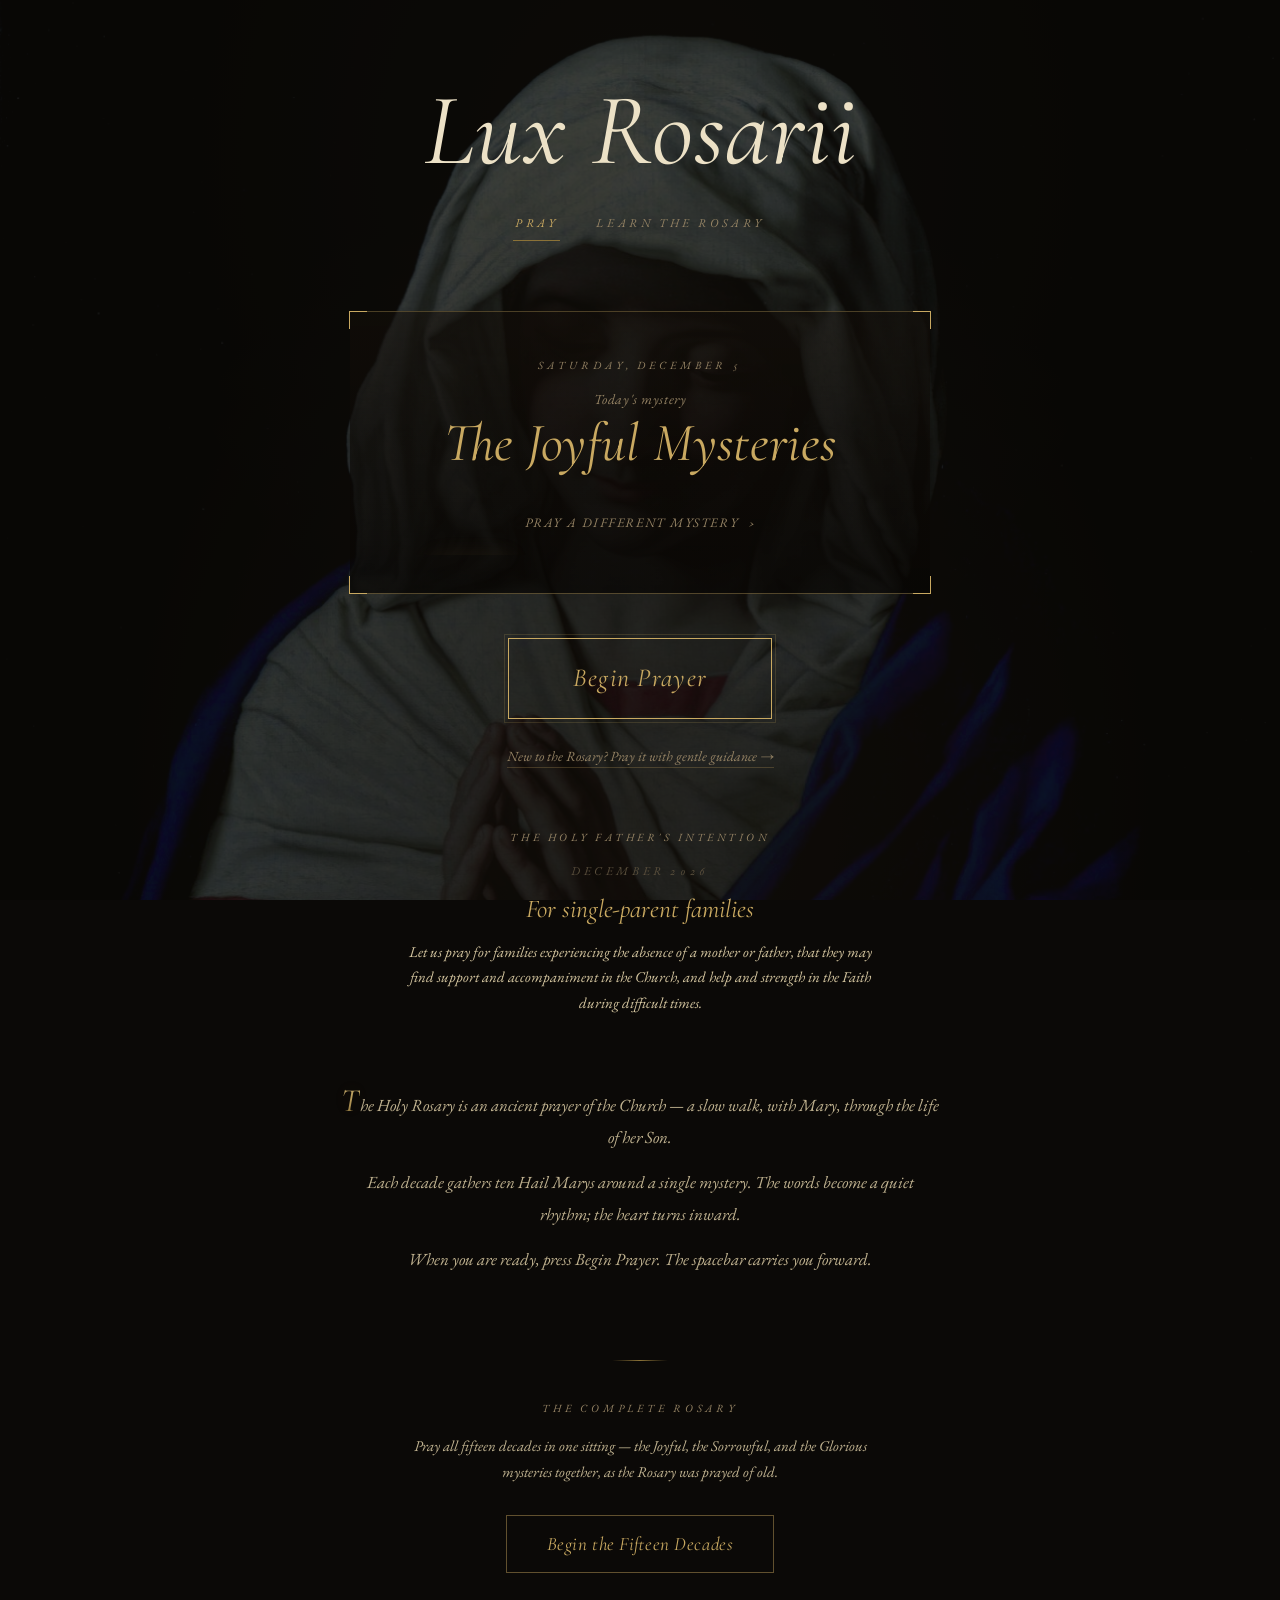
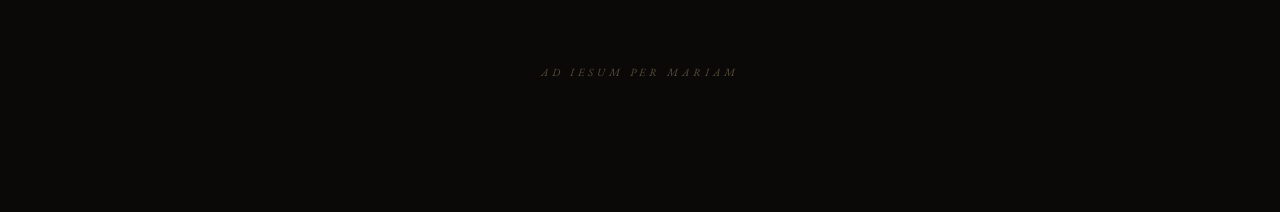
<file: index.html>
<!DOCTYPE html>
<html lang="en">
<head>
  <meta charset="UTF-8" />
  <meta name="viewport" content="width=device-width, initial-scale=1.0" />
  <title>Lux Rosarii — Light of the Rosary</title>
  <meta name="description" content="A reverent, distraction-free guide for leading the Holy Rosary in groups, on video calls, or alone." />

  <link rel="preconnect" href="https://fonts.googleapis.com">
  <link rel="preconnect" href="https://fonts.gstatic.com" crossorigin>
  <link href="https://fonts.googleapis.com/css2?family=Cormorant+Garamond:ital,wght@0,400;0,500;1,400;1,500&family=EB+Garamond:ital,wght@0,400;0,500;1,400;1,500&display=swap" rel="stylesheet">

  <script>
    /* qutebrowser / QtWebEngine does not scale page content to a screen's
       HiDPI setting (a long-standing Qt limitation), so on dense displays
       everything renders small. Detect THAT engine only and compensate;
       every other browser falls straight through, untouched. Tune or force
       it anytime with ?zoom=1.5 (persists), or localStorage "lr.zoom". */
    (function () {
      try {
        var d = document.documentElement;
        var isQWE = /QtWebEngine/i.test(navigator.userAgent || "");
        if (isQWE) d.className += (d.className ? " " : "") + "is-qtwebengine";

        var override = null;
        var m = location.search.match(/[?&]zoom=([0-9](?:\.[0-9]+)?)/);
        if (m) { override = parseFloat(m[1]); try { localStorage.setItem("lr.zoom", m[1]); } catch (e) {} }
        if (override == null) {
          try { var ls = localStorage.getItem("lr.zoom"); if (ls != null) override = parseFloat(ls); } catch (e) {}
        }

        var scale = 1;
        if (override != null && !isNaN(override)) {
          scale = Math.min(2.5, Math.max(1, override));
        } else if (isQWE && (window.devicePixelRatio || 1) <= 1.01) {
          var sw = (window.screen && screen.width) || 0;
          if (sw >= 2560) scale = Math.min(2, Math.max(1.25, Math.round((sw / 1440) * 20) / 20));
        }
        window.__lrScale = scale;

        /* The home page is a normal scrollable document — safe to zoom the
           whole page. The prayer page is sized through its own tested
           text/painting-scale system instead (see app.js). */
        var onPrayer = /prayer\.html$/i.test(location.pathname);
        if (!onPrayer && scale > 1) d.style.zoom = scale;
      } catch (e) { /* never let this break the page */ }
    })();
  </script>

  <link rel="preload" as="image" href="assets/mary-background.jpg" />
  <link rel="stylesheet" href="styles.css?v=39" />
</head>
<body>

  <div class="home-bg" aria-hidden="true"></div>

  <main class="home-wrap">

    <header class="home-mast">
      <h1 class="site-title">Lux Rosarii</h1>
      <nav class="site-nav" aria-label="Site">
        <a href="index.html" class="is-current" aria-current="page">Pray</a>
        <a href="guide.html">Learn the Rosary</a>
      </nav>
    </header>

    <!-- Today's mystery — the hero card -->
    <section class="today-card" aria-live="polite">
      <span class="corner-bl" aria-hidden="true"></span>
      <span class="corner-br" aria-hidden="true"></span>

      <p class="today-date" id="today-date">Today</p>
      <p class="today-label">Today's mystery</p>
      <!-- Filled by JS with the correct mystery for today's day of the week.
           Left blank so it never shows a misleading fixed mystery. -->
      <h2 class="today-mystery" id="today-mystery-name"></h2>

      <button type="button" class="mystery-toggle" id="mystery-toggle"
              aria-expanded="false" aria-controls="mystery-options">
        Pray a different mystery <span class="arr">›</span>
      </button>

      <div class="mystery-options" id="mystery-options" role="group" aria-label="Choose a mystery">
        <div class="mystery-options-inner">
          <button type="button" class="mystery-option" data-mystery="joyful">Joyful</button>
          <button type="button" class="mystery-option" data-mystery="sorrowful">Sorrowful</button>
          <button type="button" class="mystery-option" data-mystery="glorious">Glorious</button>
          <button type="button" class="mystery-option" data-mystery="luminous">Luminous</button>
        </div>
      </div>
    </section>

    <a href="prayer.html" class="begin-btn" id="begin-btn">Begin Prayer</a>

    <p class="guided-invite">
      <a href="prayer.html?guided=1" id="guided-link">New to the Rosary?
        Pray it with gentle guidance&nbsp;→</a>
    </p>

    <!-- Pope's intention for the current month — sourced from data/pope-intentions.json.
         Hidden until JS confirms an entry matches today's year + month. -->
    <section class="pope-intention" id="pope-intention" hidden>
      <p class="pope-intention-heading">The Holy Father's Intention</p>
      <p class="pope-intention-month" id="pope-intention-month"></p>
      <p class="pope-intention-title" id="pope-intention-title"></p>
      <p class="pope-intention-text" id="pope-intention-text"></p>
    </section>

    <section class="invitation">
      <p><span class="versal">T</span>he Holy Rosary is an ancient prayer of the Church — a slow walk, with Mary, through the life of her Son.</p>
      <p>Each decade gathers ten Hail Marys around a single mystery. The words become a quiet rhythm; the heart turns inward.</p>
      <p>When you are ready, press <em>Begin Prayer</em>. The spacebar carries you forward.</p>
    </section>

    <!-- The traditional fifteen-decade Rosary — a distinct, quieter path
         offered at the foot of the page, apart from today's mystery. -->
    <section class="full-rosary">
      <span class="rule rule-tight" aria-hidden="true"></span>
      <p class="full-rosary-eyebrow">The Complete Rosary</p>
      <p class="full-rosary-text">
        Pray all fifteen decades in one sitting — the Joyful, the Sorrowful,
        and the Glorious mysteries together, as the Rosary was prayed of old.
      </p>
      <a href="prayer.html?rosary=full" class="full-rosary-btn">Begin the Fifteen Decades</a>
    </section>

    <p class="home-footer">Ad Iesum per Mariam</p>

  </main>

  <script>
    /* Diagnostic — only with ?diag=1. Shows exactly what this browser
       reports, so the qutebrowser scaling can be solved with real numbers
       instead of guesswork. Invisible to everyone else. */
    (function () {
      if (!/[?&]diag=1/.test(location.search)) return;
      try {
        var z = document.documentElement.style.zoom || "(unset)";
        var probe = document.createElement("div");
        probe.style.cssText = "position:fixed;top:0;left:0;width:100px;height:100px";
        document.body.appendChild(probe);
        var measured = probe.getBoundingClientRect().width;
        probe.remove();
        var rows = [
          ["userAgent", navigator.userAgent],
          ["matches /QtWebEngine/", /QtWebEngine/i.test(navigator.userAgent || "")],
          ["window.devicePixelRatio", window.devicePixelRatio],
          ["screen.width x height", screen.width + " x " + screen.height],
          ["window.innerWidth x innerHeight", window.innerWidth + " x " + window.innerHeight],
          ["window.__lrScale (applied)", window.__lrScale],
          ["documentElement.style.zoom", z],
          ["CSS zoom honored?", measured === 100 ? "no (100px stayed 100)" : "yes (100px measured " + measured + ")"],
          ["localStorage usable?", (function(){ try{ localStorage.setItem("__t","1"); localStorage.removeItem("__t"); return "yes"; }catch(e){ return "NO — blocked"; } })()]
        ];
        var box = document.createElement("pre");
        box.style.cssText = "position:fixed;inset:auto 16px 16px 16px;z-index:99999;margin:0;padding:16px;background:#0b0907;color:#ece1c6;border:1px solid #c9a961;font:13px/1.6 monospace;white-space:pre-wrap;max-height:60vh;overflow:auto";
        box.textContent = "LUX ROSARII — qutebrowser diagnostic\n\n" +
          rows.map(function (r) { return r[0] + ":\n  " + r[1]; }).join("\n\n") +
          "\n\nTell Claude these values. (Remove ?diag=1 to hide.)";
        document.body.appendChild(box);
      } catch (e) {}
    })();
  </script>

  <script src="app.js?v=40"></script>
  <script>
    // ---- Home page wiring ---------------------------------------------------
    (function initHome() {
      const today = LuxRosarii.getMysteryForDate(new Date());
      let selected = today;

      const NAMES = {
        joyful:    "The Joyful Mysteries",
        sorrowful: "The Sorrowful Mysteries",
        glorious:  "The Glorious Mysteries",
        luminous:  "The Luminous Mysteries"
      };

      const dateEl    = document.getElementById("today-date");
      const nameEl    = document.getElementById("today-mystery-name");
      const toggleEl  = document.getElementById("mystery-toggle");
      const optionsEl = document.getElementById("mystery-options");
      const beginEl   = document.getElementById("begin-btn");
      const optionBtns = optionsEl.querySelectorAll(".mystery-option");

      // Render today's date in the small caps line at the top of the card.
      try {
        const d = new Date();
        dateEl.textContent = d.toLocaleDateString("en-US", {
          weekday: "long", month: "long", day: "numeric"
        });
      } catch (e) {
        // Fall back to "Today" if the locale isn't supported.
      }

      function syncSelection() {
        nameEl.textContent  = NAMES[selected];
        beginEl.setAttribute("href", "prayer.html?mystery=" + encodeURIComponent(selected));
        const guidedEl = document.getElementById("guided-link");
        if (guidedEl) {
          guidedEl.setAttribute("href",
            "prayer.html?mystery=" + encodeURIComponent(selected) + "&guided=1");
        }
        optionBtns.forEach(b => {
          b.classList.toggle("is-active", b.dataset.mystery === selected);
        });
      }

      toggleEl.addEventListener("click", () => {
        const open = optionsEl.classList.toggle("is-open");
        toggleEl.setAttribute("aria-expanded", String(open));
      });

      optionBtns.forEach(btn => {
        btn.addEventListener("click", () => {
          selected = btn.dataset.mystery;
          syncSelection();
        });
      });

      syncSelection();
    })();

    // ---- Pope's intention for the current month ---------------------------
    (async function showPopeIntention() {
      const section = document.getElementById("pope-intention");
      if (!section) return;
      try {
        const res = await fetch("data/pope-intentions.json");
        if (!res.ok) return;
        const all = await res.json();
        const now = new Date();
        const yyyy = now.getFullYear();
        const mm = String(now.getMonth() + 1).padStart(2, "0");
        const entry = all[yyyy + "-" + mm];
        if (!entry) return;

        const monthName = now.toLocaleString("en-US", { month: "long" });
        document.getElementById("pope-intention-month").textContent =
          monthName + " " + yyyy;
        document.getElementById("pope-intention-title").textContent = entry.title;
        document.getElementById("pope-intention-text").textContent  = entry.text;
        section.hidden = false;
      } catch (e) {
        // Silently fail.
      }
    })();
  </script>

</body>
</html>
</file>
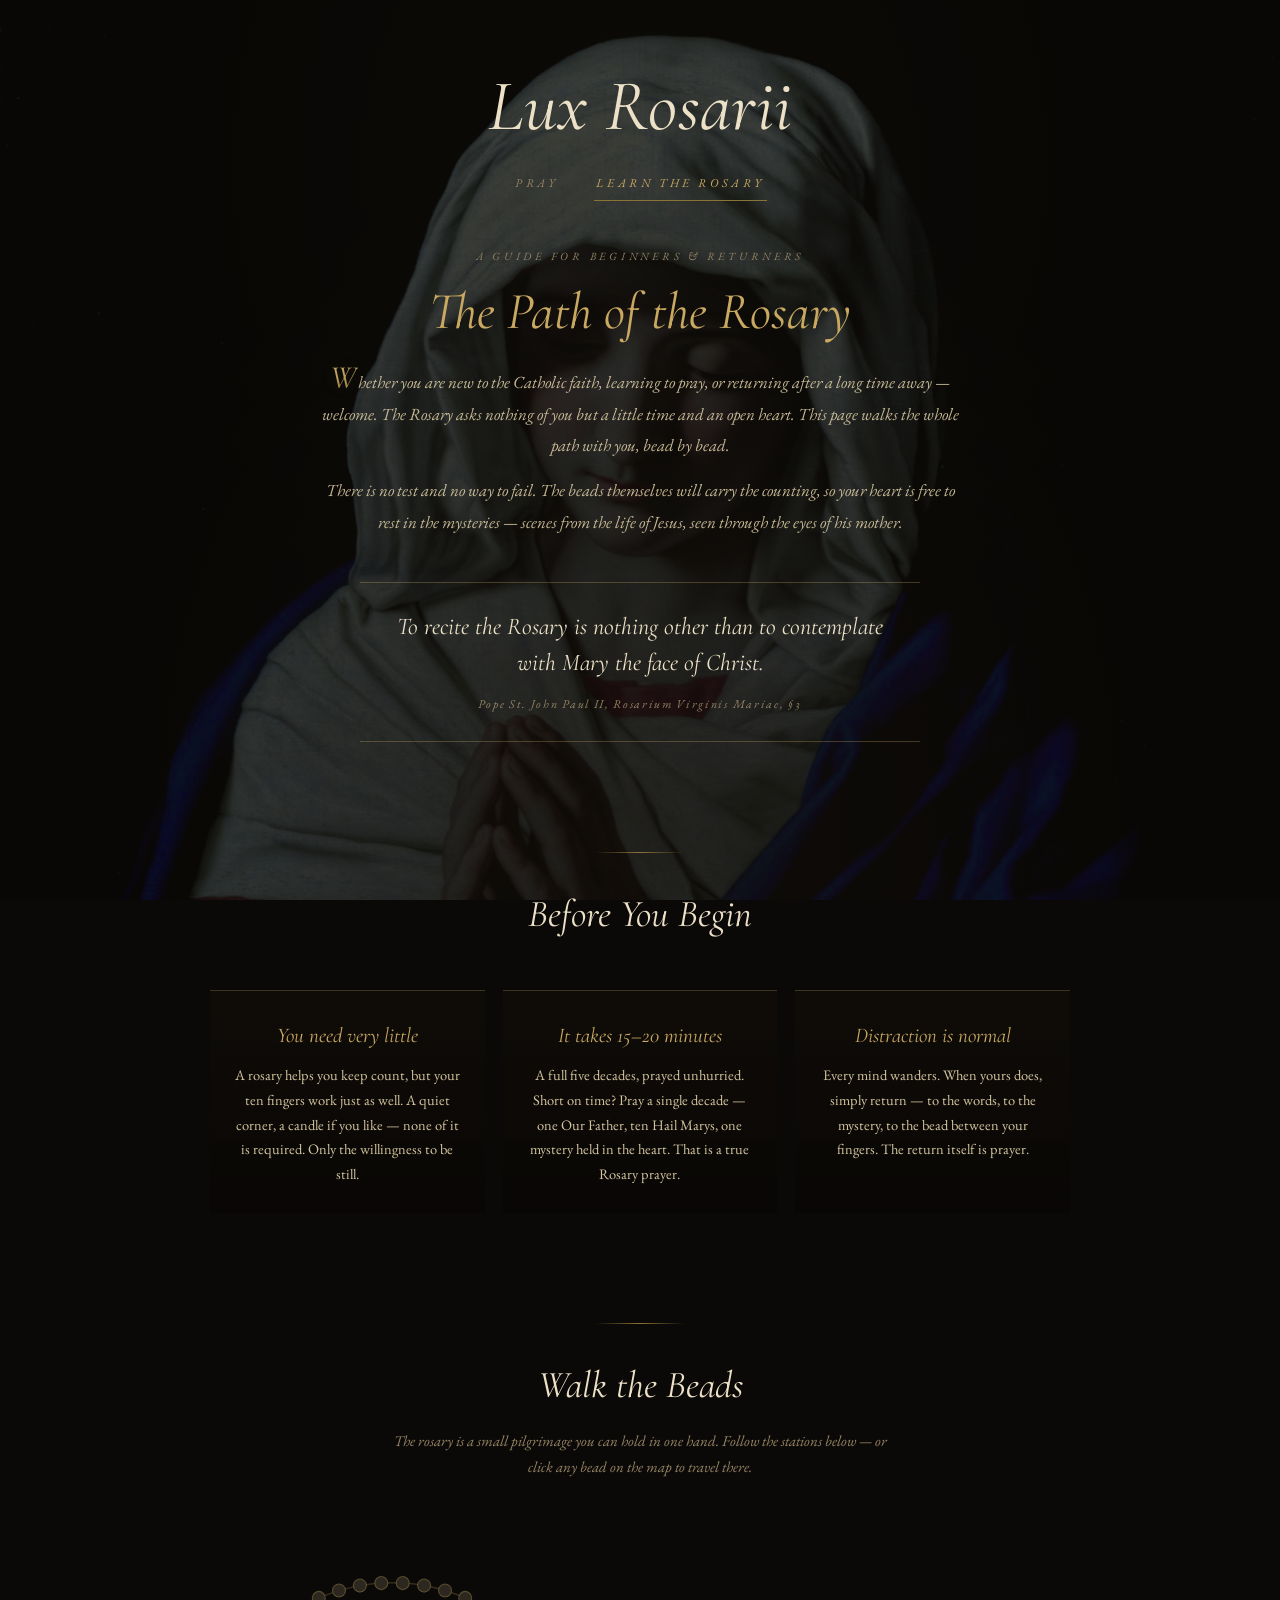
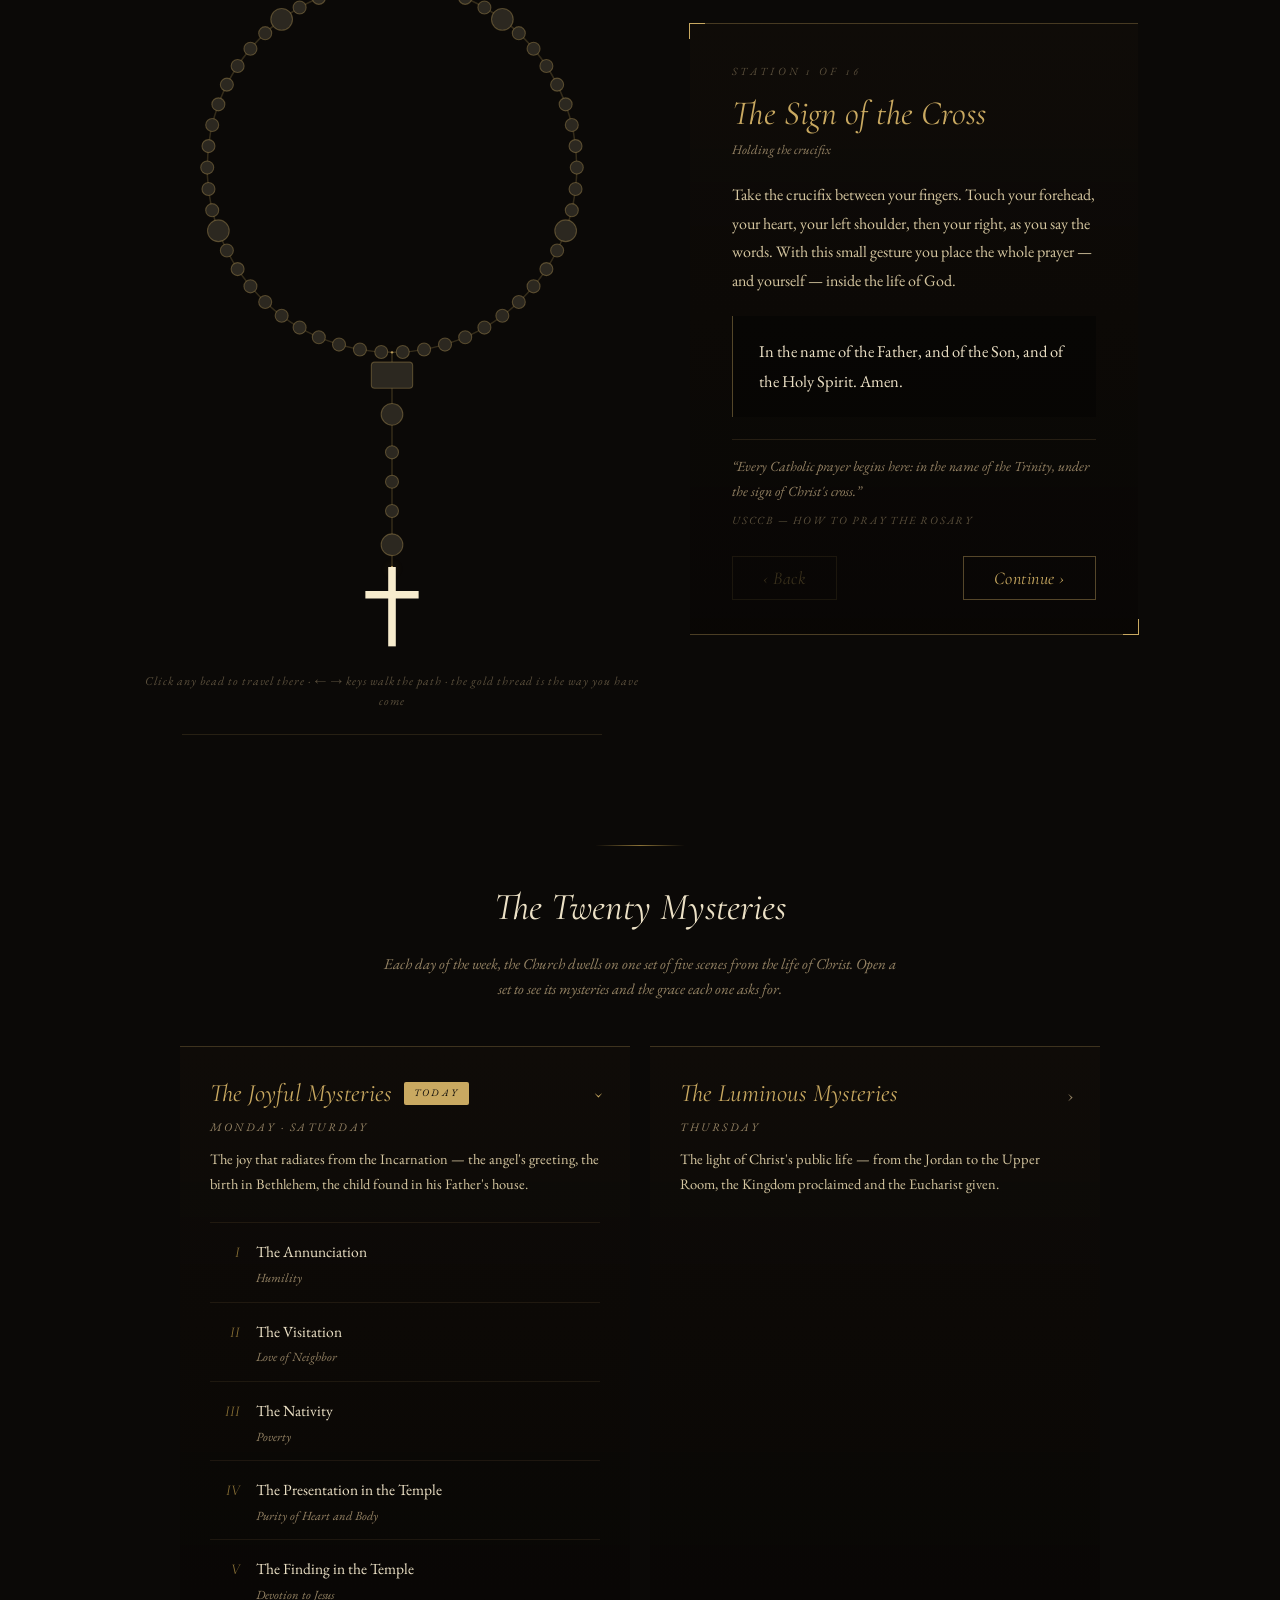
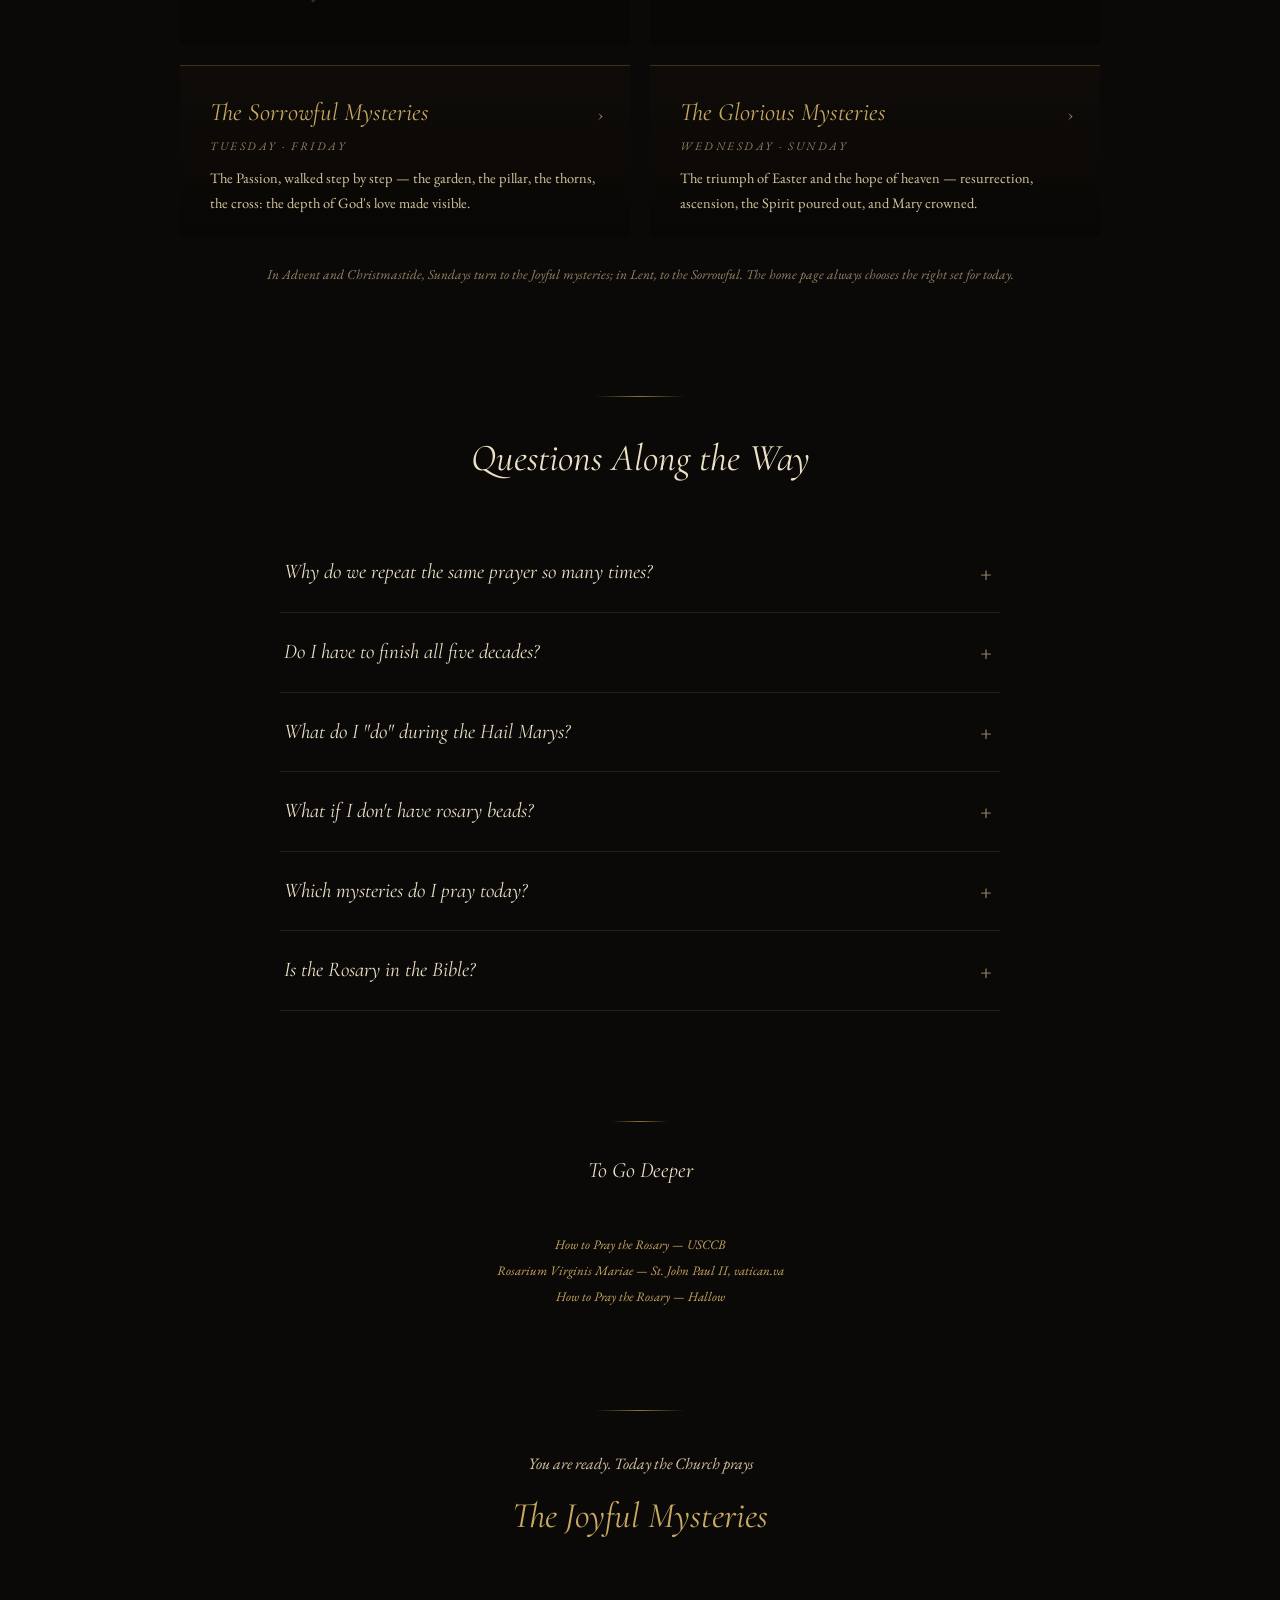
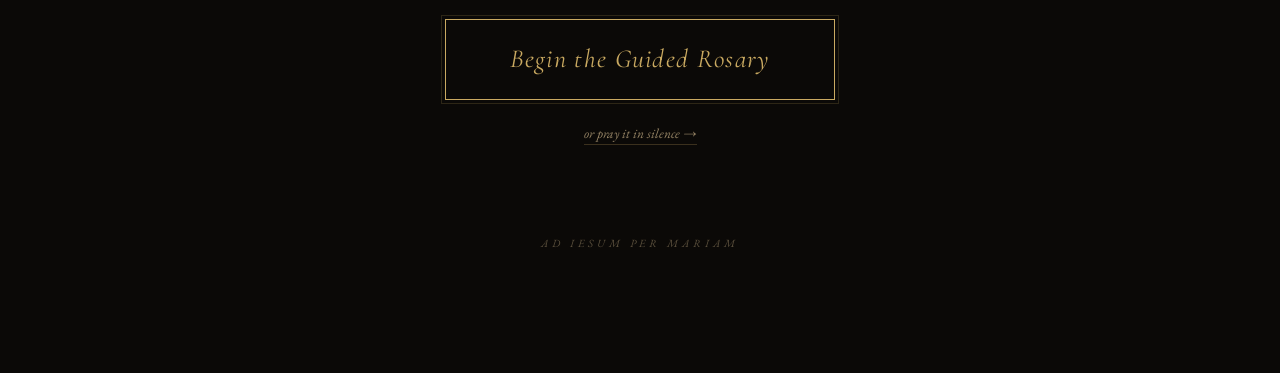
<file: guide.html>
<!DOCTYPE html>
<html lang="en">
<head>
  <meta charset="UTF-8" />
  <meta name="viewport" content="width=device-width, initial-scale=1.0" />
  <title>Learn the Rosary — Lux Rosarii</title>
  <meta name="description" content="A gentle, interactive guide to praying the Holy Rosary — every bead, every prayer, every mystery, walked step by step." />

  <link rel="preconnect" href="https://fonts.googleapis.com">
  <link rel="preconnect" href="https://fonts.gstatic.com" crossorigin>
  <link href="https://fonts.googleapis.com/css2?family=Cormorant+Garamond:ital,wght@0,400;0,500;1,400;1,500&family=EB+Garamond:ital,wght@0,400;0,500;1,400;1,500&display=swap" rel="stylesheet">

  <script>
    /* Same qutebrowser / QtWebEngine HiDPI compensation as the home page —
       see index.html for the full explanation. */
    (function () {
      try {
        var d = document.documentElement;
        var isQWE = /QtWebEngine/i.test(navigator.userAgent || "");
        if (isQWE) d.className += (d.className ? " " : "") + "is-qtwebengine";
        var override = null;
        var m = location.search.match(/[?&]zoom=([0-9](?:\.[0-9]+)?)/);
        if (m) { override = parseFloat(m[1]); try { localStorage.setItem("lr.zoom", m[1]); } catch (e) {} }
        if (override == null) {
          try { var ls = localStorage.getItem("lr.zoom"); if (ls != null) override = parseFloat(ls); } catch (e) {}
        }
        var scale = 1;
        if (override != null && !isNaN(override)) {
          scale = Math.min(2.5, Math.max(1, override));
        } else if (isQWE && (window.devicePixelRatio || 1) <= 1.01) {
          var sw = (window.screen && screen.width) || 0;
          if (sw >= 2560) scale = Math.min(2, Math.max(1.25, Math.round((sw / 1440) * 20) / 20));
        }
        window.__lrScale = scale;
        if (scale > 1) d.style.zoom = scale;
      } catch (e) { /* never let this break the page */ }
    })();
  </script>

  <link rel="stylesheet" href="styles.css?v=39" />
</head>
<body>

  <div class="home-bg" aria-hidden="true"></div>

  <main class="guide-wrap">

    <header class="guide-mast">
      <h1 class="site-title">Lux Rosarii</h1>
      <nav class="site-nav" aria-label="Site">
        <a href="index.html">Pray</a>
        <a href="guide.html" class="is-current" aria-current="page">Learn the Rosary</a>
      </nav>
    </header>

    <!-- ============ HERO ============ -->
    <section class="guide-hero">
      <p class="guide-eyebrow">A guide for beginners &amp; returners</p>
      <h2 class="guide-title">The Path of the Rosary</h2>
      <p class="guide-lede"><span class="versal">W</span>hether you are new to the
        Catholic faith, learning to pray, or returning after a long time away —
        welcome. The Rosary asks nothing of you but a little time and an open
        heart. This page walks the whole path with you, bead by bead.</p>
      <p class="guide-lede">There is no test and no way to fail. The beads
        themselves will carry the counting, so your heart is free to rest in
        the mysteries — scenes from the life of Jesus, seen through the eyes
        of his mother.</p>
    </section>

    <div class="guide-quote">
      <blockquote>To recite the Rosary is nothing other than to contemplate
        with Mary the face of Christ.</blockquote>
      <cite>Pope St. John Paul II, Rosarium Virginis Mariae, §3</cite>
    </div>

    <!-- ============ BEFORE YOU BEGIN ============ -->
    <section class="guide-section" aria-labelledby="gt-before">
      <div class="guide-section-head reveal">
        <span class="rule" aria-hidden="true"></span>
        <h2 class="guide-section-title" id="gt-before">Before You Begin</h2>
      </div>
      <div class="guide-tiles reveal">
        <div class="guide-tile">
          <h3>You need very little</h3>
          <p>A rosary helps you keep count, but your ten fingers work just as
            well. A quiet corner, a candle if you like — none of it is
            required. Only the willingness to be still.</p>
        </div>
        <div class="guide-tile">
          <h3>It takes 15–20 minutes</h3>
          <p>A full five decades, prayed unhurried. Short on time? Pray a
            single decade — one Our Father, ten Hail Marys, one mystery held
            in the heart. That is a true Rosary prayer.</p>
        </div>
        <div class="guide-tile">
          <h3>Distraction is normal</h3>
          <p>Every mind wanders. When yours does, simply return — to the words,
            to the mystery, to the bead between your fingers. The return
            itself is prayer.</p>
        </div>
      </div>
    </section>

    <!-- ============ THE MAP ============ -->
    <section class="guide-section guide-section-map" aria-labelledby="gt-map">
      <div class="guide-section-head reveal">
        <span class="rule" aria-hidden="true"></span>
        <h2 class="guide-section-title" id="gt-map">Walk the Beads</h2>
        <p class="guide-section-sub">The rosary is a small pilgrimage you can
          hold in one hand. Follow the stations below — or click any bead on
          the map to travel there.</p>
      </div>

      <div class="guide-map-layout">
        <div class="guide-map">
          <svg id="guide-rosary" viewBox="0 0 460 680" xmlns="http://www.w3.org/2000/svg"
               role="img" aria-label="Map of a rosary: a loop of beads with a medal, five beads and a crucifix hanging below">
            <!-- connectors -->
            <circle cx="230" cy="225" r="170" class="gconnector" />
            <line x1="230" y1="395" x2="230" y2="404" class="gconnector" />
            <line x1="230" y1="428" x2="230" y2="596" class="gconnector" />
            <!-- the golden thread — traces the route travelled so far.
                 Drop: crucifix up to the medal. Loop: counterclockwise from
                 the medal, matching the order the beads are prayed. -->
            <path id="g-trace-drop" class="gtrace" d="M 230 596 L 230 428"
                  stroke-dasharray="0 172" />
            <path id="g-trace-loop" class="gtrace"
                  d="M 230 395 A 170 170 0 0 0 230 55 A 170 170 0 0 0 230 395"
                  stroke-dasharray="0 1072" />
            <!-- medallion -->
            <rect id="g-medallion" class="gmedallion" x="211" y="404" width="38" height="24" rx="3">
              <title>The medal — Hail, Holy Queen is prayed here at the end</title>
            </rect>
            <!-- drop beads (generated beads for the loop are injected into #g-loop) -->
            <circle id="g-d1-of"    class="gbead" cx="230" cy="452" r="10"><title>Large bead — announce the first mystery, then the Our Father</title></circle>
            <circle id="g-creed-4"  class="gbead" cx="230" cy="487" r="6"><title>Small bead — third Hail Mary, for charity</title></circle>
            <circle id="g-creed-3"  class="gbead" cx="230" cy="514" r="6"><title>Small bead — second Hail Mary, for hope</title></circle>
            <circle id="g-creed-2"  class="gbead" cx="230" cy="541" r="6"><title>Small bead — first Hail Mary, for faith</title></circle>
            <circle id="g-creed-1"  class="gbead" cx="230" cy="572" r="10"><title>Large bead — the opening Our Father</title></circle>
            <!-- crucifix -->
            <g id="g-cross" class="gcross-shape">
              <title>The crucifix — the Sign of the Cross and the Creed begin here</title>
              <line x1="230" y1="596" x2="230" y2="662" />
              <line x1="209" y1="618" x2="251" y2="618" />
            </g>
            <g id="g-loop"></g>
          </svg>
          <p class="guide-map-hint">Click any bead to travel there &middot; ← → keys walk the path &middot; the gold thread is the way you have come</p>
          <div class="guide-progress" aria-hidden="true">
            <div class="guide-progress-fill" id="guide-progress-fill"></div>
          </div>
        </div>

        <div class="guide-station" id="guide-station" aria-live="polite">
          <!-- Station renderer fills this in -->
        </div>
      </div>
    </section>

    <!-- ============ THE MYSTERIES ============ -->
    <section class="guide-section" aria-labelledby="gt-mysteries">
      <div class="guide-section-head reveal">
        <span class="rule" aria-hidden="true"></span>
        <h2 class="guide-section-title" id="gt-mysteries">The Twenty Mysteries</h2>
        <p class="guide-section-sub">Each day of the week, the Church dwells on
          one set of five scenes from the life of Christ. Open a set to see
          its mysteries and the grace each one asks for.</p>
      </div>
      <div class="guide-mysteries reveal" id="guide-mysteries">
        <!-- Cards are filled by JS from data/mysteries.json -->
      </div>
      <p class="gs-note" style="text-align:center; margin-top:26px;">
        In Advent and Christmastide, Sundays turn to the Joyful mysteries;
        in Lent, to the Sorrowful. The home page always chooses the right
        set for today.
      </p>
    </section>

    <!-- ============ QUESTIONS ============ -->
    <section class="guide-section" aria-labelledby="gt-faq">
      <div class="guide-section-head reveal">
        <span class="rule" aria-hidden="true"></span>
        <h2 class="guide-section-title" id="gt-faq">Questions Along the Way</h2>
      </div>
      <div class="guide-faq reveal">
        <details class="gf-item">
          <summary>Why do we repeat the same prayer so many times?</summary>
          <p class="gf-body">Because that is how love speaks. St. John Paul II
            answered this directly: two friends who spend much time together
            begin to share the same habits and words, and Christ himself asked
            Peter three times, "Do you love me?" The repetition of the Hail
            Mary is not a formula to get through — it is a heartbeat. Each one
            turns on the name of Jesus at its centre, "the centre of gravity"
            of the whole prayer, while your mind rests on the mystery.</p>
        </details>
        <details class="gf-item">
          <summary>Do I have to finish all five decades?</summary>
          <p class="gf-body">No. One decade prayed with attention is worth more
            than five raced through. Many people weave single decades into
            their day — on a walk, on a commute, waiting for the kettle. The
            Church has never made the Rosary a burden; it is an invitation.</p>
        </details>
        <details class="gf-item">
          <summary>What do I "do" during the Hail Marys?</summary>
          <p class="gf-body">The words are the surface; the mystery is the
            depth. While your lips pray, let your imagination stand inside the
            scene — the angel's greeting, the stable, the cross, the empty
            tomb. See it as Mary saw it. If a single word or image holds you,
            stay there. The counting will keep itself.</p>
        </details>
        <details class="gf-item">
          <summary>What if I don't have rosary beads?</summary>
          <p class="gf-body">Pray on your fingers — ten of them, one decade.
            Beads are a servant of the prayer, not a requirement. (Though if
            you can, a blessed rosary is a beautiful companion to own; any
            parish can point you to one.)</p>
        </details>
        <details class="gf-item">
          <summary>Which mysteries do I pray today?</summary>
          <p class="gf-body">Joyful on Monday and Saturday; Sorrowful on
            Tuesday and Friday; Glorious on Wednesday and Sunday; Luminous on
            Thursday. In Advent, Sundays turn Joyful; in Lent, Sorrowful. You
            don't need to memorise this — the <a href="index.html">home
            page</a> chooses for you every day.</p>
        </details>
        <details class="gf-item">
          <summary>Is the Rosary in the Bible?</summary>
          <p class="gf-body">Its heart is. The Our Father is Jesus' own prayer
            (Matthew 6). The first half of the Hail Mary is spoken by the
            angel Gabriel and by Elizabeth (Luke 1). And the mysteries are
            simply the Gospel itself, scene by scene — which is why the
            Rosary has been called "a compendium of the Gospel."</p>
        </details>
      </div>
    </section>

    <!-- ============ SOURCES ============ -->
    <section class="guide-section" aria-labelledby="gt-sources">
      <div class="guide-section-head reveal">
        <span class="rule rule-tight" aria-hidden="true"></span>
        <h2 class="guide-section-title" id="gt-sources" style="font-size:22px;">To Go Deeper</h2>
      </div>
      <p class="guide-sources reveal">
        <a href="https://www.usccb.org/how-to-pray-the-rosary" target="_blank" rel="noopener noreferrer">How to Pray the Rosary — USCCB</a><br>
        <a href="https://www.vatican.va/content/john-paul-ii/en/apost_letters/2002/documents/hf_jp-ii_apl_20021016_rosarium-virginis-mariae.html" target="_blank" rel="noopener noreferrer">Rosarium Virginis Mariae — St. John Paul II, vatican.va</a><br>
        <a href="https://hallow.com/blog/how-to-pray-the-rosary/" target="_blank" rel="noopener noreferrer">How to Pray the Rosary — Hallow</a>
      </p>
    </section>

    <!-- ============ CTA ============ -->
    <section class="guide-cta">
      <span class="rule" aria-hidden="true"></span>
      <p class="guide-cta-line">You are ready. Today the Church prays</p>
      <p class="guide-cta-mystery" id="guide-cta-mystery">the Holy Rosary</p>
      <a href="prayer.html?guided=1" class="begin-btn" id="guide-begin-btn">Begin the Guided Rosary</a>
      <p class="guide-cta-quiet">
        <a href="prayer.html" id="guide-begin-plain">or pray it in silence&nbsp;→</a>
      </p>
    </section>

    <p class="home-footer" style="text-align:center;">Ad Iesum per Mariam</p>

  </main>

  <script src="app.js?v=40"></script>
  <script>
  (function initGuide() {
    "use strict";

    function esc(str) {
      return String(str)
        .replace(/&/g, "&amp;").replace(/</g, "&lt;").replace(/>/g, "&gt;")
        .replace(/"/g, "&quot;").replace(/'/g, "&#39;");
    }

    var NAMES = {
      joyful:    "The Joyful Mysteries",
      sorrowful: "The Sorrowful Mysteries",
      glorious:  "The Glorious Mysteries",
      luminous:  "The Luminous Mysteries"
    };
    var SET_ADJ = { joyful: "Joyful", sorrowful: "Sorrowful",
                    glorious: "Glorious", luminous: "Luminous" };
    var ORDINALS = ["First", "Second", "Third", "Fourth", "Fifth"];

    var todayKey = window.LuxRosarii
      ? LuxRosarii.getMysteryForDate(new Date()) : "glorious";

    // ------------------------------------------------------------------
    // Build the 54 loop beads — same geometry as the prayer page widget,
    // scaled up. Bead ids: g-d{n}-of / g-d{n}-hm-{m}.
    // ------------------------------------------------------------------
    (function buildLoop() {
      var g = document.getElementById("g-loop");
      if (!g) return;
      var SVG_NS = "http://www.w3.org/2000/svg";
      var cx = 230, cy = 225, R = 170;
      var TOTAL = 54, STEP = 360 / TOTAL;
      var FIRST_ANGLE = 90 - STEP / 2;
      function classify(i) {
        if (i === 11) return { id: "g-d2-of", isOF: true };
        if (i === 22) return { id: "g-d3-of", isOF: true };
        if (i === 33) return { id: "g-d4-of", isOF: true };
        if (i === 44) return { id: "g-d5-of", isOF: true };
        var dec, hm;
        if (i <= 10)      { dec = 1; hm = i; }
        else if (i <= 21) { dec = 2; hm = i - 11; }
        else if (i <= 32) { dec = 3; hm = i - 22; }
        else if (i <= 43) { dec = 4; hm = i - 33; }
        else              { dec = 5; hm = i - 44; }
        return { id: "g-d" + dec + "-hm-" + hm, isOF: false };
      }
      var ORD = ["first", "second", "third", "fourth", "fifth"];
      for (var i = 1; i <= TOTAL; i++) {
        var info = classify(i);
        var rad = (FIRST_ANGLE - (i - 1) * STEP) * Math.PI / 180;
        var c = document.createElementNS(SVG_NS, "circle");
        c.setAttribute("cx", (cx + R * Math.cos(rad)).toFixed(2));
        c.setAttribute("cy", (cy + R * Math.sin(rad)).toFixed(2));
        c.setAttribute("r", info.isOF ? 10 : 6);
        c.setAttribute("id", info.id);
        c.setAttribute("class", "gbead");
        // Native tooltip naming each bead's place on the path.
        var t = document.createElementNS(SVG_NS, "title");
        var parts = info.id.split("-");   // g-d{n}-of | g-d{n}-hm-{m}
        var dec = parseInt(parts[1].slice(1), 10);
        t.textContent = info.isOF
          ? "Large bead — the " + ORD[dec - 1] + " decade begins here"
          : "Small bead — Hail Mary " + parts[3] + " of 10, " + ORD[dec - 1] + " decade";
        c.appendChild(t);
        g.appendChild(c);
      }
    })();

    // ------------------------------------------------------------------
    // Station definitions. Each: title, where (bead location in the hand),
    // body (HTML), prayers (keys into prayers.json "en"), why {text, source},
    // beads (SVG ids lit at this station).
    // ------------------------------------------------------------------
    function decadeBeads(n) {
      var ids = ["g-d" + n + "-of"];
      for (var i = 1; i <= 10; i++) ids.push("g-d" + n + "-hm-" + i);
      return ids;
    }

    var STATIONS = [
      {
        title: "The Sign of the Cross",
        where: "Holding the crucifix",
        body: "Take the crucifix between your fingers. Touch your forehead, your heart, your left shoulder, then your right, as you say the words. With this small gesture you place the whole prayer — and yourself — inside the life of God.",
        prayers: ["sign_of_the_cross"],
        why: { text: "Every Catholic prayer begins here: in the name of the Trinity, under the sign of Christ's cross.", source: "USCCB — How to Pray the Rosary" },
        beads: ["g-cross"]
      },
      {
        title: "The Apostles' Creed",
        where: "Still holding the crucifix",
        body: "Still holding the crucifix, profess the ancient summary of the faith. Don't worry about feeling every word — you are joining a confession the Church has made for almost two thousand years. It states, plainly, everything the mysteries will show you.",
        prayers: ["apostles_creed"],
        beads: ["g-cross"]
      },
      {
        title: "Our Father",
        where: "On the first large bead above the crucifix",
        body: "Move up to the first large bead and pray the prayer Jesus himself taught. It is traditionally offered for the intentions of the Holy Father. <em>A note on the colours:</em> when the Rosary is led in a group, the leader prays the cream text and everyone answers with the gold — prayed alone, you simply say it all.",
        prayers: ["our_father"],
        why: { text: "The Our Father lifts the mind toward the Father, and makes meditation an ecclesial experience — even prayed alone, you never pray alone.", source: "Rosarium Virginis Mariae, §32" },
        beads: ["g-creed-1"]
      },
      {
        title: "Three Hail Marys",
        where: "On the three small beads",
        body: "On each of the three small beads, one Hail Mary — traditionally asking for a growth in <em>faith</em>, in <em>hope</em>, and in <em>charity</em>: the three virtues on which everything else stands.",
        prayers: ["hail_mary"],
        note: "Said three times — once for each bead, once for each virtue.",
        beads: ["g-creed-2", "g-creed-3", "g-creed-4"]
      },
      {
        title: "Glory Be",
        where: "On the large bead below the medal",
        body: "A single, luminous sentence of praise to the Trinity. Short as it is, the Church calls this doxology the summit of Christian prayer — you will return to it at the end of every decade, like a refrain.",
        prayers: ["glory_be"],
        why: { text: "The Trinitarian doxology is the high-point of contemplation — the goal of all Christian prayer.", source: "Rosarium Virginis Mariae, §34" },
        beads: ["g-d1-of"]
      },
      {
        title: "Announce the First Mystery",
        where: "Same bead — at the threshold of the loop",
        body: "", // filled dynamically with today's mystery
        why: { text: "Announcing the mystery opens up a scenario on which to focus attention — then a moment of silence lets the mystery settle before the words begin.", source: "Rosarium Virginis Mariae, §29–31" },
        beads: ["g-d1-of"]
      },
      {
        title: "Our Father",
        where: "Same bead",
        body: "With the mystery before your eyes, pray the Our Father. It roots the decade in the Father's love before you turn, with Mary, toward her Son.",
        prayers: ["our_father"],
        beads: ["g-d1-of"]
      },
      {
        title: "Ten Hail Marys",
        where: "Around the first ten small beads of the loop",
        body: "Now the heart of the Rosary. One Hail Mary on each small bead, ten in all, while you hold the mystery in your imagination. Let the words become a quiet rhythm underneath the scene — you are watching it unfold while resting your hand in Mary's.",
        prayers: ["hail_mary"],
        note: "Said ten times — one bead at a fingertip for each.",
        why: { text: "The centre of gravity of the Hail Mary is the name of Jesus. Repetition here is the language of love — saying again what one would never tire of saying.", source: "Rosarium Virginis Mariae, §26, §33" },
        beads: decadeBeads(1)
      },
      {
        title: "Glory Be & the Fatima Prayer",
        where: "On the chain, before the next large bead",
        body: "Close the decade with the Glory Be. Many then add the prayer Our Lady taught the children at Fatima in 1917 — optional, but beloved. One decade is now complete: you have walked a fifth of the loop.",
        prayers: ["glory_be", "fatima_prayer"],
        beads: ["g-d2-of"]
      },
      { decade: 2, beads: decadeBeads(2) },
      { decade: 3, beads: decadeBeads(3) },
      { decade: 4, beads: decadeBeads(4) },
      { decade: 5, beads: decadeBeads(5) },
      {
        title: "Hail, Holy Queen",
        where: "On the medal, where the loop closes",
        body: "The five decades are complete — the loop has brought you back to the medal. Gather everything into this tender hymn to Mary, followed by its versicle and response.",
        prayers: ["hail_holy_queen"],
        versicle: true,
        beads: ["g-medallion"]
      },
      {
        title: "The Closing Prayer",
        where: "Still at the medal",
        body: "One final collect draws the whole Rosary together — asking that what you have contemplated, you may imitate and obtain.",
        prayers: ["closing_prayer"],
        note: "Many also add the Prayer to St. Michael and an intercession to the saint of the day — the prayer screen includes both.",
        beads: ["g-medallion"]
      },
      {
        title: "The Sign of the Cross",
        where: "Holding the crucifix once more",
        body: "End where you began: at the cross. Make the Sign of the Cross slowly, and take a breath before you rise. The Rosary is finished — but carry one image from today's mysteries with you into the rest of the day. That is how the prayer keeps praying.",
        prayers: ["sign_of_the_cross"],
        beads: ["g-cross"]
      }
    ];

    // ------------------------------------------------------------------
    // Data loading — reuse the site's own prayer + mystery data.
    // ------------------------------------------------------------------
    var prayersEN = null;
    var mysteriesData = null;
    var dataSettled = false;   // true once the fetch below resolves or fails

    function prayerHTML(p) {
      if (p && typeof p === "object" && (p.lead || p.resp)) {
        return '<div class="gs-prayer">' + esc(p.lead || "") +
               (p.resp ? ' <span class="prayer-resp">' + esc(p.resp) + "</span>" : "") +
               "</div>";
      }
      if (typeof p === "string") return '<div class="gs-prayer">' + esc(p) + "</div>";
      return "";
    }

    function todaysMystery(n) {
      // n = 1..5; returns {name, fruit} of today's set, if data has loaded.
      var set = mysteriesData && mysteriesData[todayKey];
      var m = set && set.mysteries && set.mysteries[n - 1];
      return m || null;
    }

    function stationHTML(st, idx) {
      var num = idx + 1, total = STATIONS.length;
      var title = st.title, where = st.where, body = st.body || "";
      var prayers = "", why = "", note = "", paintingHTML = "";

      // A window onto the mystery: the announcement and each decade show
      // today's painting for that mystery, framed as on the prayer page.
      if (mysteriesData && (st.decade || idx === 5)) {
        var pm = todaysMystery(st.decade || 1);
        var pt = pm && pm.paintings && pm.paintings[0];
        if (pt) {
          paintingHTML = '<figure class="gs-painting">' +
            '<img src="' + esc(pt.url) + '" loading="lazy" alt="' +
              esc(pt.title + " by " + pt.artist) + '">' +
            '<figcaption>' + esc(pt.title) + " · " + esc(pt.artist) +
            "</figcaption></figure>";
        }
      }

      if (st.decade) {
        var ord = ORDINALS[st.decade - 1];
        title = "The " + ord + " Decade";
        where = "Continue around the loop";
        var m = todaysMystery(st.decade);
        body = "The pattern now repeats: announce the " + ord.toLowerCase() +
               " mystery, pray one Our Father on the large bead, ten Hail " +
               "Marys on the small beads, and close with the Glory Be and " +
               "Fatima Prayer." +
               (m ? " Today that mystery is <em>" + esc(m.name) + "</em> — " +
                    "prayed for the fruit of " + esc(m.fruit.replace(/^Fruit[^:]*:\s*/i, "")) + "."
                  : "");
      }

      if (idx === 5) { // Announce the First Mystery
        var m1 = todaysMystery(1);
        body = "Name the scene you are about to enter. " +
          (m1 ? "Today the Church prays " + esc(NAMES[todayKey]) +
                ", so you would say: <em>“The First " + esc(SET_ADJ[todayKey]) +
                " Mystery — " + esc(m1.name) + ".”</em> "
              : "For example: <em>“The First Glorious Mystery — The Resurrection.”</em> ") +
          "Then pause. A few seconds of silence, a verse of Scripture if you " +
          "have one, and let the scene rise before your eyes.";
      }

      (st.prayers || []).forEach(function (key) {
        if (prayersEN && prayersEN[key]) prayers += prayerHTML(prayersEN[key]);
      });
      if (st.versicle && prayersEN && prayersEN.closing_versicle) {
        prayers += '<div class="gs-prayer">℣. ' + esc(prayersEN.closing_versicle.leader) +
                   '<br><span class="prayer-resp">℟. ' + esc(prayersEN.closing_versicle.response) + "</span></div>";
      }
      // Only surface the data-load hint once the fetch has actually settled
      // and failed — otherwise it flashes on first paint while data loads.
      if ((st.prayers || []).length && !prayersEN && dataSettled) {
        note = "Open this page through a local server (see README) or the live site to see the prayer text here.";
      }
      if (st.note) note = st.note;
      if (st.why) {
        why = '<p class="gs-why">“' + esc(st.why.text) + '”' +
              '<span class="gs-why-source">' + esc(st.why.source) + "</span></p>";
      }

      return '<div class="guide-station-inner">' +
        '<p class="gs-count">Station ' + num + " of " + total + "</p>" +
        '<h3 class="gs-title">' + esc(title) + "</h3>" +
        '<p class="gs-where">' + esc(where || "") + "</p>" +
        '<p class="gs-body">' + body + "</p>" +
        paintingHTML +
        prayers +
        (note ? '<p class="gs-note">' + esc(note) + "</p>" : "") +
        why +
        '<div class="guide-station-nav">' +
          '<button type="button" class="gs-btn" id="gs-prev"' + (idx === 0 ? " disabled" : "") + ">‹ Back</button>" +
          '<button type="button" class="gs-btn" id="gs-next"' + (idx === total - 1 ? " disabled" : "") + ">" +
            (idx === total - 1 ? "Amen" : "Continue ›") + "</button>" +
        "</div></div>";
    }

    // ------------------------------------------------------------------
    // Walker state + bead lighting
    // ------------------------------------------------------------------
    var stationEl = document.getElementById("guide-station");
    var progressEl = document.getElementById("guide-progress-fill");
    var current = 0;

    // How far the golden thread has been walked at each station, as
    // fractions of [drop path, loop path]. The drop runs crucifix → medal;
    // the loop runs one full circle from the medal, the way it is prayed.
    var DROP_LEN = 168, LOOP_LEN = 2 * Math.PI * 170;
    var PATH_PROGRESS = [
      [0.02, 0],  // 1  sign — at the crucifix
      [0.05, 0],  // 2  creed
      [0.15, 0],  // 3  our father (first large bead)
      [0.66, 0],  // 4  three hail marys
      [0.87, 0],  // 5  glory be (large bead below the medal)
      [0.93, 0],  // 6  announce first mystery
      [0.97, 0],  // 7  our father — still on the large bead at the threshold
      [1, 0.185], // 8  ten hail marys (first decade walked)
      [1, 0.215], // 9  glory be & fatima → second large bead
      [1, 0.41],  // 10 second decade
      [1, 0.61],  // 11 third decade
      [1, 0.80],  // 12 fourth decade
      [1, 1],     // 13 fifth decade — the loop closes
      [1, 1],     // 14 hail holy queen (medal)
      [1, 1],     // 15 closing prayer
      [1, 1]      // 16 sign of the cross
    ];

    function traceMap(idx) {
      var p = PATH_PROGRESS[idx] || [0, 0];
      var drop = document.getElementById("g-trace-drop");
      var loop = document.getElementById("g-trace-loop");
      if (drop) drop.setAttribute("stroke-dasharray",
        (p[0] * DROP_LEN).toFixed(1) + " " + (DROP_LEN + 4));
      if (loop) loop.setAttribute("stroke-dasharray",
        (p[1] * LOOP_LEN).toFixed(1) + " " + (LOOP_LEN + 4));
    }

    function lightMap(idx) {
      // Everything before `idx` is walked; the station's own beads breathe.
      var walked = {};
      for (var i = 0; i < idx; i++) {
        (STATIONS[i].beads || []).forEach(function (id) { walked[id] = true; });
      }
      var currentIds = {};
      (STATIONS[idx].beads || []).forEach(function (id) { currentIds[id] = true; });
      document.querySelectorAll("#guide-rosary .gbead, #guide-rosary .gmedallion, #guide-rosary .gcross-shape")
        .forEach(function (el) {
          el.classList.toggle("walked", !!walked[el.id] && !currentIds[el.id]);
          el.classList.toggle("current", !!currentIds[el.id]);
        });
    }

    function show(idx) {
      current = Math.max(0, Math.min(idx, STATIONS.length - 1));
      stationEl.innerHTML = stationHTML(STATIONS[current], current);
      lightMap(current);
      traceMap(current);
      if (progressEl) {
        progressEl.style.width =
          ((current / (STATIONS.length - 1)) * 100).toFixed(1) + "%";
      }
      var prev = document.getElementById("gs-prev");
      var next = document.getElementById("gs-next");
      if (prev) prev.addEventListener("click", function () { show(current - 1); });
      if (next) next.addEventListener("click", function () { show(current + 1); });
    }

    // Bead → station jumps. Map each bead id to the FIRST station that owns
    // it — except the decade Our-Father beads, which always jump to their
    // decade's start (matching the prayer page's rosary widget), not to the
    // preceding Glory Be that happens to light the same bead first.
    var beadToStation = {};
    STATIONS.forEach(function (st, i) {
      (st.beads || []).forEach(function (id) {
        if (beadToStation[id] == null) beadToStation[id] = i;
      });
    });
    STATIONS.forEach(function (st, i) {
      if (st.decade) beadToStation["g-d" + st.decade + "-of"] = i;
    });
    beadToStation["g-d1-of"] = 5;   // first mystery's announcement
    document.getElementById("guide-rosary").addEventListener("click", function (e) {
      var el = e.target.closest(".gbead, .gmedallion, .gcross-shape");
      if (!el) return;
      var idx = beadToStation[el.id];
      if (idx != null) show(idx);
    });

    // Arrow keys move along the path (vertical keys left to the browser).
    window.addEventListener("keydown", function (e) {
      if (e.ctrlKey || e.metaKey || e.altKey) return;
      if (e.key === "ArrowRight") { e.preventDefault(); show(current + 1); }
      if (e.key === "ArrowLeft")  { e.preventDefault(); show(current - 1); }
    });

    // ------------------------------------------------------------------
    // Mysteries cards + CTA — from data/mysteries.json
    // ------------------------------------------------------------------
    var CARD_META = [
      { key: "joyful",    days: "Monday · Saturday",
        blurb: "The joy that radiates from the Incarnation — the angel's greeting, the birth in Bethlehem, the child found in his Father's house." },
      { key: "luminous",  days: "Thursday",
        blurb: "The light of Christ's public life — from the Jordan to the Upper Room, the Kingdom proclaimed and the Eucharist given." },
      { key: "sorrowful", days: "Tuesday · Friday",
        blurb: "The Passion, walked step by step — the garden, the pillar, the thorns, the cross: the depth of God's love made visible." },
      { key: "glorious",  days: "Wednesday · Sunday",
        blurb: "The triumph of Easter and the hope of heaven — resurrection, ascension, the Spirit poured out, and Mary crowned." }
    ];

    function renderMysteryCards() {
      var wrap = document.getElementById("guide-mysteries");
      if (!wrap) return;
      wrap.innerHTML = CARD_META.map(function (meta) {
        var set = mysteriesData && mysteriesData[meta.key];
        var isToday = meta.key === todayKey;
        var list = "";
        if (set && set.mysteries) {
          list = '<ol class="gm-list">' + set.mysteries.map(function (m) {
            return "<li><span><span class=\"gm-mystery-name\">" + esc(m.name) + "</span>" +
                   (m.fruit ? '<span class="gm-fruit">' + esc(m.fruit) + "</span>" : "") +
                   "</span></li>";
          }).join("") + "</ol>";
        }
        return '<details class="gm-card"' + (isToday ? " open" : "") + ">" +
          "<summary>" +
            // spans, not <p> — a summary's content model doesn't allow
            // paragraphs; the classes carry display:block instead.
            '<span class="gm-name">' + esc(NAMES[meta.key]) +
              (isToday ? '<span class="gm-today">Today</span>' : "") + "</span>" +
            '<span class="gm-days">' + esc(meta.days) + "</span>" +
            '<span class="gm-blurb">' + esc(meta.blurb) + "</span>" +
          "</summary>" + list +
        "</details>";
      }).join("");
    }

    function renderCTA() {
      var nameEl = document.getElementById("guide-cta-mystery");
      var btn = document.getElementById("guide-begin-btn");
      var plain = document.getElementById("guide-begin-plain");
      if (nameEl) nameEl.textContent = NAMES[todayKey];
      if (btn) btn.setAttribute("href",
        "prayer.html?mystery=" + encodeURIComponent(todayKey) + "&guided=1");
      if (plain) plain.setAttribute("href",
        "prayer.html?mystery=" + encodeURIComponent(todayKey));
    }

    // Scroll-reveal: each supporting section rises as the visitor reaches
    // it. Falls back to instantly-visible when IntersectionObserver is
    // missing; prefers-reduced-motion collapses the transition globally.
    (function reveals() {
      var els = document.querySelectorAll(".reveal");
      if (!("IntersectionObserver" in window)) {
        els.forEach(function (el) { el.classList.add("is-in"); });
        return;
      }
      var io = new IntersectionObserver(function (entries) {
        entries.forEach(function (en) {
          if (en.isIntersecting) {
            en.target.classList.add("is-in");
            io.unobserve(en.target);
          }
        });
      }, { threshold: 0.12 });
      els.forEach(function (el) { io.observe(el); });
    })();

    // ------------------------------------------------------------------
    // Boot: render immediately (works even if fetch fails), then enrich.
    // ------------------------------------------------------------------
    renderCTA();
    renderMysteryCards();
    show(0);

    Promise.all([
      fetch("data/prayers.json",   { cache: "no-cache" }).then(function (r) { return r.ok ? r.json() : null; }).catch(function () { return null; }),
      fetch("data/mysteries.json", { cache: "no-cache" }).then(function (r) { return r.ok ? r.json() : null; }).catch(function () { return null; })
    ]).then(function (results) {
      dataSettled = true;
      if (results[0] && results[0].en) prayersEN = results[0].en;
      if (results[1]) mysteriesData = results[1];
      renderMysteryCards();
      show(current);
    });
  })();
  </script>

</body>
</html>
</file>
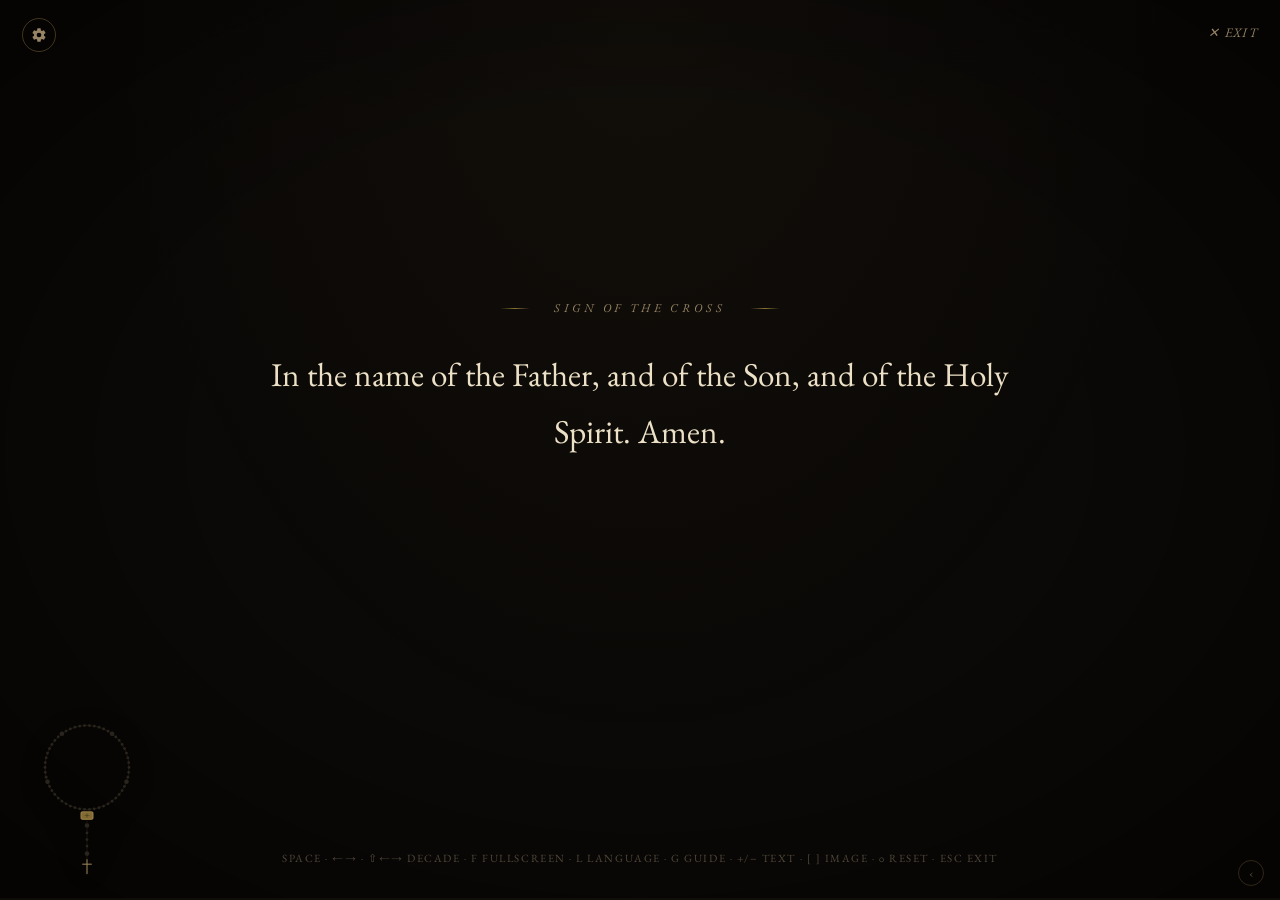
<file: prayer.html>
<!DOCTYPE html>
<html lang="en">
<head>
  <meta charset="UTF-8" />
  <meta name="viewport" content="width=device-width, initial-scale=1.0" />
  <title>Lux Rosarii — Prayer</title>
  <meta name="description" content="Lead the Holy Rosary one prayer at a time." />

  <link rel="preconnect" href="https://fonts.googleapis.com">
  <link rel="preconnect" href="https://fonts.gstatic.com" crossorigin>
  <link href="https://fonts.googleapis.com/css2?family=Cormorant+Garamond:ital,wght@0,400;0,500;1,400;1,500&family=EB+Garamond:ital,wght@0,400;0,500;1,400;1,500&display=swap" rel="stylesheet">

  <script>
    /* qutebrowser / QtWebEngine does not scale page content to a screen's
       HiDPI setting (a long-standing Qt limitation), so on dense displays
       everything renders small. Detect THAT engine only and compensate;
       every other browser falls straight through, untouched. Tune or force
       it anytime with ?zoom=1.5 (persists), or localStorage "lr.zoom". */
    (function () {
      try {
        var d = document.documentElement;
        var isQWE = /QtWebEngine/i.test(navigator.userAgent || "");
        if (isQWE) d.className += (d.className ? " " : "") + "is-qtwebengine";

        var override = null;
        var m = location.search.match(/[?&]zoom=([0-9](?:\.[0-9]+)?)/);
        if (m) { override = parseFloat(m[1]); try { localStorage.setItem("lr.zoom", m[1]); } catch (e) {} }
        if (override == null) {
          try { var ls = localStorage.getItem("lr.zoom"); if (ls != null) override = parseFloat(ls); } catch (e) {}
        }

        var scale = 1;
        if (override != null && !isNaN(override)) {
          scale = Math.min(2.5, Math.max(1, override));
        } else if (isQWE && (window.devicePixelRatio || 1) <= 1.01) {
          var sw = (window.screen && screen.width) || 0;
          if (sw >= 2560) scale = Math.min(2, Math.max(1.25, Math.round((sw / 1440) * 20) / 20));
        }
        window.__lrScale = scale;

        /* The prayer page is a fixed full-screen stage with a painting-fitter,
           so it is NOT page-zoomed here — app.js seeds its own tested
           text/painting scale from window.__lrScale instead. */
      } catch (e) { /* never let this break the page */ }
    })();
  </script>

  <link rel="stylesheet" href="styles.css?v=39" />
</head>
<body class="prayer-page">

  <!-- Top-right: exit only. Prayer language now lives in Settings. -->
  <div class="top-right">
    <a href="index.html" class="exit-link" aria-label="Exit prayer">✕ Exit</a>
  </div>

  <!-- Settings gear (top-left) -->
  <button class="settings-btn" id="settings-btn"
          type="button" aria-label="Open settings"
          aria-expanded="false" aria-controls="settings-panel">
    <svg viewBox="0 0 24 24" aria-hidden="true" focusable="false">
      <path fill="currentColor" d="M19.43 12.98c.04-.32.07-.65.07-.98 0-.33-.03-.66-.07-.98l2.11-1.65a.5.5 0 0 0 .12-.64l-2-3.46a.5.5 0 0 0-.61-.22l-2.49 1a7.05 7.05 0 0 0-1.7-.98l-.38-2.65A.49.49 0 0 0 14 2h-4a.49.49 0 0 0-.49.42l-.38 2.65c-.61.25-1.18.58-1.7.98l-2.49-1a.5.5 0 0 0-.61.22l-2 3.46a.5.5 0 0 0 .12.64l2.11 1.65c-.04.32-.07.65-.07.98 0 .33.03.66.07.98l-2.11 1.65a.5.5 0 0 0-.12.64l2 3.46a.5.5 0 0 0 .61.22l2.49-1c.52.4 1.09.73 1.7.98l.38 2.65c.05.24.25.42.49.42h4c.24 0 .44-.18.49-.42l.38-2.65c.61-.25 1.18-.58 1.7-.98l2.49 1a.5.5 0 0 0 .61-.22l2-3.46a.5.5 0 0 0-.12-.64l-2.11-1.65zM12 15.5A3.5 3.5 0 1 1 12 8.5a3.5 3.5 0 0 1 0 7z"/>
    </svg>
  </button>

  <!-- Settings panel — hidden by default. -->
  <div class="settings-overlay" id="settings-overlay" hidden></div>
  <aside class="settings-panel" id="settings-panel" hidden
         role="dialog" aria-modal="true" aria-labelledby="settings-title">
    <header class="settings-header">
      <h2 id="settings-title">Settings</h2>
      <button class="settings-close" id="settings-close"
              type="button" aria-label="Close settings">✕</button>
    </header>

    <section class="settings-section">
      <h3>Display</h3>

      <div class="settings-row">
        <label>Text size</label>
        <div class="settings-stepper">
          <button type="button" data-action="font-down" aria-label="Smaller text">−</button>
          <span class="settings-value" id="settings-font-value">100%</span>
          <button type="button" data-action="font-up" aria-label="Larger text">+</button>
        </div>
      </div>

      <div class="settings-row">
        <label>Painting size</label>
        <div class="settings-stepper">
          <button type="button" data-action="image-down" aria-label="Smaller painting">−</button>
          <span class="settings-value" id="settings-image-value">100%</span>
          <button type="button" data-action="image-up" aria-label="Larger painting">+</button>
        </div>
      </div>

      <div class="settings-row">
        <button class="settings-reset" type="button" data-action="reset-display">
          Reset display
        </button>
      </div>
    </section>

    <section class="settings-section">
      <h3>Pace</h3>

      <div class="settings-row">
        <label>Auto-advance</label>
        <div class="settings-toggle">
          <button type="button" id="settings-auto-toggle"
                  class="settings-toggle-btn" aria-pressed="false">
            <span class="settings-toggle-track"><span class="settings-toggle-thumb"></span></span>
            <span class="settings-toggle-label">Off</span>
          </button>
        </div>
      </div>

      <div class="settings-row settings-row-speed">
        <label>Speed</label>
        <div class="settings-segmented" role="radiogroup" aria-label="Auto-advance speed">
          <button type="button" role="radio" data-speed="slow"   aria-checked="false">Slow</button>
          <button type="button" role="radio" data-speed="normal" aria-checked="true">Normal</button>
          <button type="button" role="radio" data-speed="fast"   aria-checked="false">Fast</button>
        </div>
      </div>

      <p class="settings-hint">
        With auto-advance on, the prayer moves forward at a calm leading pace.
        Click anywhere or press space to step ahead manually at any time.
      </p>
    </section>

    <section class="settings-section">
      <h3>Guidance</h3>
      <div class="settings-row">
        <label>Explain each step</label>
        <div class="settings-toggle">
          <button type="button" id="settings-guided-toggle"
                  class="settings-toggle-btn" aria-pressed="false">
            <span class="settings-toggle-track"><span class="settings-toggle-thumb"></span></span>
            <span class="settings-toggle-label">Off</span>
          </button>
        </div>
      </div>
      <p class="settings-hint">
        A quiet line beneath each prayer tells you where you are on the
        beads and what comes next — for anyone praying the Rosary for the
        first time, or returning after a long while.
      </p>
    </section>

    <section class="settings-section">
      <h3>Language</h3>
      <div class="settings-row">
        <label>Prayer language</label>
        <div class="settings-segmented" role="radiogroup" aria-label="Prayer language">
          <button type="button" role="radio" data-lang-radio="en" aria-checked="true">English</button>
          <button type="button" role="radio" data-lang-radio="la" aria-checked="false">Latin</button>
        </div>
      </div>
      <p class="settings-hint">
        Mystery names, scripture, and quotations remain in English regardless.
        Only the recited prayers themselves change.
      </p>
    </section>
  </aside>

  <!-- The stage where each prayer is rendered. -->
  <main class="stage" id="stage">
    <!-- Renderer fills this in -->
  </main>

  <!-- Mini rosary widget — interactive map of where we are in the prayer. -->
  <div class="rosary-corner" aria-hidden="true">
    <svg viewBox="0 0 180 220" xmlns="http://www.w3.org/2000/svg">
      <circle cx="90" cy="70" r="55" class="connector" />
      <line x1="90" y1="125" x2="90" y2="128" class="connector" />
      <line x1="90" y1="138" x2="90" y2="190.8" class="connector" />

      <rect id="bead-medallion" class="medallion"
            x="82" y="128" width="16" height="10" rx="1.8" />
      <g class="medallion-detail" aria-hidden="true">
        <line x1="90" y1="130.5" x2="90" y2="135.5" />
        <line x1="87.4" y1="133" x2="92.6" y2="133" />
      </g>

      <circle id="bead-d1-of"   class="bead bead-of" cx="90" cy="146.0" r="3.0" />
      <circle id="bead-creed-4" class="bead"          cx="90" cy="155.8" r="1.8" />
      <circle id="bead-creed-3" class="bead"          cx="90" cy="164.4" r="1.8" />
      <circle id="bead-creed-2" class="bead"          cx="90" cy="173.0" r="1.8" />
      <circle id="bead-creed-1" class="bead bead-of" cx="90" cy="182.8" r="3.0" />

      <g id="bead-cross" class="cross-shape">
        <line x1="90" y1="190.8" x2="90" y2="208.8" />
        <line x1="84.5" y1="196.8" x2="95.5" y2="196.8" />
      </g>

      <rect class="bead-target" data-jump-special="medallion"
            x="76" y="123" width="28" height="20" />
      <rect class="bead-target" data-jump-special="cross"
            x="80" y="187" width="20" height="26" />
      <circle class="bead-target" data-jump-decade="1"
              cx="90" cy="146" r="8" />

      <g id="loop-beads"></g>
      <g id="loop-bead-targets"></g>
    </svg>
  </div>

  <!-- Thin gold progress line along the very bottom -->
  <div class="progress-bar" aria-hidden="true">
    <div class="progress-bar-fill" id="progress-bar-fill"></div>
  </div>

  <p class="kb-hint" id="kb-hint">
    SPACE&nbsp;·&nbsp;←→&nbsp;·&nbsp;⇧←→ decade&nbsp;·&nbsp;F fullscreen&nbsp;·&nbsp;L language&nbsp;·&nbsp;G guide&nbsp;·&nbsp;+/−&nbsp;text&nbsp;·&nbsp;[&nbsp;]&nbsp;image&nbsp;·&nbsp;0 reset&nbsp;·&nbsp;ESC exit
  </p>

  <button class="kb-hint-toggle" id="kb-hint-toggle"
          type="button" aria-label="Show keyboard legend">‹</button>

  <!-- Generate the 54 loop beads BEFORE app.js so its bead-lighting code
       can find them by ID. -->
  <script>
    (function buildLoopBeads() {
      const g = document.getElementById("loop-beads");
      if (!g) return;
      const cx = 90, cy = 70, R = 55;
      const targets = document.getElementById("loop-bead-targets");
      const SVG_NS = "http://www.w3.org/2000/svg";
      const TOTAL = 54;
      const STEP = 360 / TOTAL;
      const FIRST_ANGLE = 90 - STEP / 2;
      const R_OF = 3.0, R_HM = 1.8;

      function classify(i) {
        if (i === 11) return { id: "bead-d2-of", isOF: true, decade: 2 };
        if (i === 22) return { id: "bead-d3-of", isOF: true, decade: 3 };
        if (i === 33) return { id: "bead-d4-of", isOF: true, decade: 4 };
        if (i === 44) return { id: "bead-d5-of", isOF: true, decade: 5 };
        let dec, hm;
        if (i <= 10)      { dec = 1; hm = i; }
        else if (i <= 21) { dec = 2; hm = i - 11; }
        else if (i <= 32) { dec = 3; hm = i - 22; }
        else if (i <= 43) { dec = 4; hm = i - 33; }
        else              { dec = 5; hm = i - 44; }
        return { id: "bead-d" + dec + "-hm-" + hm, isOF: false };
      }

      for (let i = 1; i <= TOTAL; i++) {
        const info = classify(i);
        const angleDeg = FIRST_ANGLE - (i - 1) * STEP;
        const rad = angleDeg * Math.PI / 180;
        const x = cx + R * Math.cos(rad);
        const y = cy + R * Math.sin(rad);
        const c = document.createElementNS(SVG_NS, "circle");
        c.setAttribute("cx", x.toFixed(2));
        c.setAttribute("cy", y.toFixed(2));
        c.setAttribute("r", info.isOF ? R_OF : R_HM);
        c.setAttribute("id", info.id);
        c.setAttribute("class", info.isOF ? "bead bead-of" : "bead");
        g.appendChild(c);
        if (info.isOF) {
          const t = document.createElementNS(SVG_NS, "circle");
          t.setAttribute("cx", x.toFixed(2));
          t.setAttribute("cy", y.toFixed(2));
          t.setAttribute("r", 9);
          t.setAttribute("class", "bead-target");
          t.dataset.jumpDecade = String(info.decade);
          targets.appendChild(t);
        }
      }
    })();
  </script>

  <script src="app.js?v=40"></script>
</body>
</html>
</file>
<file: styles.css>
/* =========================================================
   LUX ROSARII — A candlelit chapel at twilight.
   Refined typography, warm atmosphere, generous space.
   ========================================================= */

:root {
  /* Warm, layered dark — never pure black. Reads like aged paper at night. */
  --bg:           #0b0907;
  --bg-deep:      #06040a;
  --bg-frame:     #050302;

  /* Cream text, warm taupe muted, antique gold accents */
  --text:         #ece1c6;
  --text-soft:    #d5c6a0;
  --text-muted:   #968465;
  --text-faint:   #5a4f3c;

  --gold:         #c9a961;
  --gold-soft:    #d8be7d;
  --gold-deep:    #8b7237;
  --gold-shadow:  #3a2c14;

  --bead-inactive: #2c2820;
  --bead-active:   #f7eccd;

  --serif:   "EB Garamond", Georgia, "Times New Roman", serif;
  --display: "Cormorant Garamond", Georgia, "Times New Roman", serif;

  --ease-soft: cubic-bezier(0.4, 0, 0.2, 1);
  --transition-bead: fill 0.6s var(--ease-soft), stroke 0.6s var(--ease-soft), filter 0.6s var(--ease-soft);
  --transition-fade: opacity 0.8s ease-out;

  /* User-adjustable scales (set via JS and persisted). */
  --font-scale:  1;
  --image-scale: 1;

  /* Vertical reservation for the announcement painting fitter. */
  --painting-reserve: 540px;
  --painting-cap: 50vh;
  --painting-fit-buffer: 60;
}

/* ---------------------------------------------------------
   Reset
   --------------------------------------------------------- */

*, *::before, *::after { box-sizing: border-box; }

html, body {
  margin: 0;
  padding: 0;
  background-color: var(--bg);
  color: var(--text);
  font-family: var(--serif);
  font-size: 18px;
  line-height: 1.65;
  min-height: 100vh;
  -webkit-font-smoothing: antialiased;
  -moz-osx-font-smoothing: grayscale;
  font-feature-settings: "kern", "liga", "calt", "onum";
}

body { overflow-x: hidden; }

a {
  color: var(--gold);
  text-decoration: none;
  border-bottom: 1px solid transparent;
  transition: border-color 0.3s ease, color 0.3s ease;
}
a:hover { border-bottom-color: var(--gold); }

button {
  font-family: var(--serif);
  cursor: pointer;
  background: transparent;
  border: none;
  color: inherit;
}

::selection { background: var(--gold); color: var(--bg); }

/* A quiet, gilded focus ring for those who pray by keyboard. */
:focus-visible {
  outline: 1px solid var(--gold);
  outline-offset: 4px;
}
a:focus-visible,
button:focus-visible {
  outline: 1px solid var(--gold);
  outline-offset: 4px;
}

/* The stage can scroll on short screens — give it a hairline gold rail
   instead of the default chrome scrollbar. */
.stage {
  scrollbar-width: thin;
  scrollbar-color: rgba(201, 169, 97, 0.28) transparent;
}
.stage::-webkit-scrollbar { width: 7px; }
.stage::-webkit-scrollbar-track { background: transparent; }
.stage::-webkit-scrollbar-thumb {
  background: rgba(201, 169, 97, 0.18);
  border-radius: 4px;
}
.stage::-webkit-scrollbar-thumb:hover { background: rgba(201, 169, 97, 0.3); }

/* Illuminated initial — a gilded versal letter opening a passage, in the
   spirit of a hand-illuminated breviary. Used on the home invitation and
   the announcement Scripture. Inline, so centred text stays centred. */
.versal {
  font-family: var(--display);
  font-style: italic;
  font-size: 1.92em;
  line-height: 1;
  color: var(--gold);
  padding-right: 0.02em;
}
@supports ((-webkit-background-clip: text) or (background-clip: text)) {
  .versal {
    background: linear-gradient(177deg, var(--gold-soft), var(--gold) 52%, var(--gold-deep));
    -webkit-background-clip: text;
    background-clip: text;
    color: transparent;
    filter: drop-shadow(0 0 10px rgba(201, 169, 97, 0.22));
  }
}

/* Hairline ornamental dividers used to set off sections on the home page. */
.rule {
  display: block;
  width: 90px;
  height: 1px;
  margin: 0 auto;
  background: linear-gradient(to right, transparent, var(--gold-deep), transparent);
  border: 0;
}
.rule.rule-wide { width: 220px; }
.rule.rule-tight { width: 56px; }

/* Small flourish — golden fleuron-like ornament for section breaks. */
.fleuron {
  display: block;
  text-align: center;
  font-family: var(--display);
  color: var(--gold-deep);
  font-size: 22px;
  letter-spacing: 0.4em;
  margin: 0 auto;
  line-height: 1;
  user-select: none;
}

/* =========================================================
   HOME PAGE
   ========================================================= */

/* Warm radial bloom from upper center — like sunlight through a chapel
   window. Layered with the very faint Mary silhouette below. */
.home-bg {
  position: fixed;
  inset: 0;
  z-index: 0;
  background-image:
    radial-gradient(ellipse at 50% 18%, rgba(201, 169, 97, 0.085), transparent 55%),
    radial-gradient(ellipse at 50% 90%, rgba(60, 40, 20, 0.55), transparent 60%),
    url("assets/mary-background.jpg");
  background-color: var(--bg);
  background-position: center center, center center, center 28%;
  background-repeat: no-repeat;
  background-size: cover, cover, cover;
  background-attachment: fixed;
  pointer-events: none;
}
.home-bg::after {
  /* Apply a low opacity to the photograph only, while keeping the gradients full strength. */
  content: "";
  position: absolute;
  inset: 0;
  background: rgba(11, 9, 7, 0.78);
  pointer-events: none;
}

.home-wrap {
  position: relative;
  z-index: 1;
  max-width: 780px;
  margin: 0 auto;
  padding: 80px 32px 120px;
  text-align: center;
}

/* The page does not arrive — it is unveiled. Each element rises in turn,
   slowly, like a chapel resolving as the eye adjusts to candlelight.
   `from`-only keyframe so each element keeps its own resting opacity
   (the invitation stays at 0.9). Honoured only when motion is welcome. */
@keyframes rise {
  from { opacity: 0; transform: translateY(18px); }
}
@media (prefers-reduced-motion: no-preference) {
  .home-mast    { animation: rise 1.15s var(--ease-soft) 0.05s both; }
  .today-card   { animation: rise 1.15s var(--ease-soft) 0.24s both; }
  .begin-btn    { animation: rise 1.15s var(--ease-soft) 0.44s both; }
  .pope-intention:not([hidden]) { animation: rise 1.15s var(--ease-soft) both; }
  .invitation   { animation: rise 1.15s var(--ease-soft) 0.60s both; }
  .full-rosary  { animation: rise 1.15s var(--ease-soft) 0.74s both; }
  .home-footer  { animation: rise 1.3s  var(--ease-soft) 0.90s both; }
}

/* Masthead --------------------------------------------------- */

.home-mast {
  margin-bottom: 70px;
}

.site-title {
  font-family: var(--display);
  font-style: italic;
  font-weight: 400;
  font-size: clamp(58px, 9vw, 102px);
  line-height: 1;
  margin: 0;
  color: var(--text);
  letter-spacing: 0.005em;
  position: relative;
}

/* Today's mystery — the hero card ----------------------------- */

.today-card {
  margin: 0 auto;
  padding: 44px 36px 38px;
  max-width: 580px;
  background:
    linear-gradient(to bottom, rgba(20, 15, 10, 0.55), rgba(8, 6, 4, 0.75));
  border-top:    1px solid rgba(201, 169, 97, 0.35);
  border-bottom: 1px solid rgba(201, 169, 97, 0.35);
  position: relative;
}
/* Decorative gold "corner brackets" at the four corners of the card —
   chapel-program feel. */
.today-card::before,
.today-card::after {
  content: "";
  position: absolute;
  width: 18px;
  height: 18px;
  border: 1px solid var(--gold);
  pointer-events: none;
}
.today-card::before { top: -1px; left: -1px;  border-right: 0; border-bottom: 0; }
.today-card::after  { top: -1px; right: -1px; border-left: 0; border-bottom: 0; }
.today-card .corner-bl,
.today-card .corner-br {
  position: absolute;
  width: 18px;
  height: 18px;
  border: 1px solid var(--gold);
  pointer-events: none;
}
.today-card .corner-bl { bottom: -1px; left: -1px;  border-right: 0; border-top: 0; }
.today-card .corner-br { bottom: -1px; right: -1px; border-left: 0;  border-top: 0; }

.today-date {
  font-family: var(--serif);
  font-style: italic;
  text-transform: uppercase;
  letter-spacing: 0.36em;
  font-size: 11px;
  color: var(--text-muted);
  margin: 0 0 14px;
}

.today-label {
  font-family: var(--serif);
  font-style: italic;
  font-size: 14px;
  color: var(--text-muted);
  margin: 0 0 4px;
  letter-spacing: 0.04em;
}

.today-mystery {
  font-family: var(--display);
  font-style: italic;
  font-size: clamp(36px, 4.8vw, 54px);
  font-weight: 400;
  color: var(--gold);
  margin: 0 0 12px;
  line-height: 1.05;
  letter-spacing: 0.005em;
}


/* "Pray a different mystery" — toggle reveals the four pill options. */
.mystery-toggle {
  display: inline-block;
  margin-top: 24px;
  font-family: var(--serif);
  font-style: italic;
  font-size: 13px;
  color: var(--text-muted);
  letter-spacing: 0.12em;
  text-transform: uppercase;
  padding: 6px 14px;
  border: none;
  background: transparent;
  cursor: pointer;
  transition: color 0.3s ease, letter-spacing 0.3s ease;
}
.mystery-toggle:hover { color: var(--gold); letter-spacing: 0.16em; }
.mystery-toggle .arr {
  display: inline-block;
  margin-left: 6px;
  transition: transform 0.3s var(--ease-soft);
}
.mystery-toggle[aria-expanded="true"] .arr { transform: rotate(90deg); }

.mystery-options {
  display: grid;
  grid-template-rows: 0fr;
  transition: grid-template-rows 0.45s var(--ease-soft);
}
.mystery-options.is-open { grid-template-rows: 1fr; }
.mystery-options-inner {
  overflow: hidden;
  display: flex;
  flex-wrap: wrap;
  justify-content: center;
  gap: 10px;
  padding-top: 18px;
}
.mystery-option {
  font-family: var(--serif);
  font-style: italic;
  font-size: 14px;
  color: var(--text-soft);
  background: rgba(0, 0, 0, 0.4);
  border: 1px solid rgba(201, 169, 97, 0.35);
  padding: 9px 22px;
  letter-spacing: 0.06em;
  transition:
    border-color 0.3s ease,
    color 0.3s ease,
    background 0.3s ease,
    box-shadow 0.3s ease;
}
.mystery-option:hover,
.mystery-option.is-active {
  border-color: var(--gold);
  color: var(--gold);
  background: rgba(201, 169, 97, 0.05);
  box-shadow: 0 0 22px rgba(201, 169, 97, 0.08);
}

/* Begin button — the doorway -------------------------------- */

.begin-btn {
  display: inline-block;
  margin-top: 44px;
  padding: 18px 64px;
  font-family: var(--display);
  font-style: italic;
  font-size: 26px;
  font-weight: 400;
  color: var(--gold);
  background: transparent;
  border: 1px solid var(--gold);
  letter-spacing: 0.05em;
  position: relative;
  transition: background 0.5s var(--ease-soft),
              color 0.5s var(--ease-soft),
              box-shadow 0.6s var(--ease-soft),
              letter-spacing 0.4s ease;
  cursor: pointer;
  text-decoration: none;
}
.begin-btn::before {
  content: "";
  position: absolute;
  inset: -5px;
  border: 1px solid rgba(201, 169, 97, 0.18);
  pointer-events: none;
  transition: inset 0.5s var(--ease-soft), border-color 0.5s ease;
}
.begin-btn:hover,
.begin-btn:focus-visible {
  background: rgba(201, 169, 97, 0.09);
  color: var(--gold-soft);
  box-shadow: 0 0 60px rgba(201, 169, 97, 0.16);
  outline: none;
  letter-spacing: 0.08em;
  border-bottom-color: var(--gold);
}
.begin-btn:hover::before { inset: -8px; border-color: rgba(201, 169, 97, 0.32); }

/* The contemplative passage that follows the call to action. */
.invitation {
  margin: 70px auto 0;
  max-width: 600px;
  font-family: var(--serif);
  font-style: italic;
  font-size: 17px;
  line-height: 1.85;
  color: var(--text-soft);
  text-align: center;
  opacity: 0.9;
}
.invitation p { margin: 0; }
.invitation p + p { margin-top: 14px; }

/* Pope's monthly intention ----------------------------------- */

.pope-intention {
  margin: 60px auto 0;
  max-width: 600px;
  text-align: center;
}
.pope-intention-heading {
  font-family: var(--serif);
  font-style: italic;
  text-transform: uppercase;
  letter-spacing: 0.32em;
  font-size: 11px;
  color: var(--text-muted);
  margin: 0 0 16px;
}
.pope-intention-month {
  font-family: var(--serif);
  font-style: italic;
  font-size: 12px;
  color: var(--text-faint);
  text-transform: uppercase;
  letter-spacing: 0.3em;
  margin: 0 0 10px;
}
.pope-intention-title {
  font-family: var(--display);
  font-style: italic;
  font-size: clamp(20px, 2vw, 26px);
  color: var(--gold);
  margin: 0 0 14px;
  line-height: 1.3;
}
.pope-intention-text {
  font-family: var(--serif);
  font-style: italic;
  font-size: 15px;
  line-height: 1.7;
  color: var(--text-soft);
  margin: 0 auto;
  max-width: 480px;
}

/* The fifteen-decade Rosary — a distinct, quieter doorway at the foot of
   the page, deliberately secondary to today's mystery above it. */
.full-rosary {
  margin: 84px auto 0;
  max-width: 600px;
  text-align: center;
}
.full-rosary .rule { margin: 0 auto 38px; }
.full-rosary-eyebrow {
  font-family: var(--serif);
  font-style: italic;
  text-transform: uppercase;
  letter-spacing: 0.34em;
  font-size: 11px;
  color: var(--text-muted);
  margin: 0 0 16px;
}
.full-rosary-text {
  font-family: var(--serif);
  font-style: italic;
  font-size: 15px;
  line-height: 1.75;
  color: var(--text-soft);
  margin: 0 auto 30px;
  max-width: 460px;
  opacity: 0.9;
}
.full-rosary-btn {
  display: inline-block;
  font-family: var(--display);
  font-style: italic;
  font-size: 19px;
  color: var(--gold);
  background: transparent;
  border: 1px solid rgba(201, 169, 97, 0.45);
  padding: 12px 40px;
  letter-spacing: 0.03em;
  transition: background 0.5s var(--ease-soft),
              color 0.4s var(--ease-soft),
              border-color 0.4s var(--ease-soft),
              box-shadow 0.5s var(--ease-soft),
              letter-spacing 0.4s ease;
}
.full-rosary-btn:hover,
.full-rosary-btn:focus-visible {
  background: rgba(201, 169, 97, 0.06);
  color: var(--gold-soft);
  border-color: var(--gold);
  box-shadow: 0 0 42px rgba(201, 169, 97, 0.12);
  letter-spacing: 0.06em;
  outline: none;
}

/* Footer motto */
.home-footer {
  margin-top: 90px;
  font-family: var(--serif);
  font-style: italic;
  font-size: 11px;
  color: var(--text-faint);
  letter-spacing: 0.36em;
  text-transform: uppercase;
}

/* =========================================================
   PRAYER PAGE — full-bleed contemplation
   ========================================================= */

.prayer-page {
  background: var(--bg);
  height: 100vh;
  width: 100vw;
  overflow: hidden;
  position: relative;
}

/* Subtle warm vignette around the stage — pulls the eye toward center. */
.prayer-page::before {
  content: "";
  position: fixed;
  inset: 0;
  background:
    radial-gradient(ellipse at center, transparent 0%, transparent 50%, rgba(0, 0, 0, 0.55) 100%),
    radial-gradient(ellipse at 50% 0%, rgba(201, 169, 97, 0.04), transparent 60%);
  pointer-events: none;
  z-index: 1;
}

/* Top corners — exit + settings ----------------------------- */

.top-right {
  position: fixed;
  top: 18px;
  right: 22px;
  z-index: 12;
  display: flex;
  align-items: center;
  gap: 14px;
  transition: opacity 0.9s var(--ease-soft);
}

.exit-link {
  font-size: 13px;
  color: var(--text-muted);
  font-family: var(--serif);
  font-style: italic;
  letter-spacing: 0.1em;
  text-transform: uppercase;
  border-bottom: none;
  padding: 4px 0;
  transition: color 0.3s ease;
}
.exit-link:hover { color: var(--gold); border-bottom: none; }

/* Settings gear */
.settings-btn {
  position: fixed;
  top: 18px;
  left: 22px;
  z-index: 12;
  width: 34px;
  height: 34px;
  display: flex;
  align-items: center;
  justify-content: center;
  background: transparent;
  border: 1px solid rgba(201, 169, 97, 0.3);
  border-radius: 50%;
  color: var(--text-muted);
  cursor: pointer;
  padding: 0;
  transition: color 0.3s ease, border-color 0.3s ease, transform 0.6s var(--ease-soft), opacity 0.9s var(--ease-soft);
}
.settings-btn svg { width: 16px; height: 16px; }
.settings-btn:hover { color: var(--gold); border-color: var(--gold); }
.settings-btn[aria-expanded="true"] {
  color: var(--gold);
  border-color: var(--gold);
  transform: rotate(90deg);
}

/* Keyboard legend ------------------------------------------ */

.kb-hint {
  position: fixed;
  bottom: 22px;
  left: 50%;
  transform: translateX(-50%);
  font-size: 11px;
  color: rgba(184, 168, 136, 0.4);
  letter-spacing: 0.14em;
  text-transform: uppercase;
  z-index: 5;
  pointer-events: none;
  text-align: center;
  white-space: nowrap;
  transition: opacity 0.4s ease;
  font-family: var(--serif);
}
.kb-hint.is-hidden { opacity: 0; pointer-events: none; }

.kb-hint-toggle {
  position: fixed;
  bottom: 14px;
  right: 16px;
  z-index: 11;
  width: 26px;
  height: 26px;
  display: flex;
  align-items: center;
  justify-content: center;
  font-family: var(--display);
  font-size: 16px;
  line-height: 1;
  color: rgba(184, 168, 136, 0.5);
  background: transparent;
  border: 1px solid rgba(201, 169, 97, 0.22);
  border-radius: 50%;
  cursor: pointer;
  padding: 0;
  transition: color 0.3s ease, border-color 0.3s ease, opacity 0.9s var(--ease-soft);
}
.kb-hint-toggle:hover { color: var(--gold); border-color: var(--gold); }

/* Progress bar at very bottom ------------------------------- */

.progress-bar {
  position: fixed;
  bottom: 0;
  left: 0;
  width: 100%;
  height: 2px;
  background: rgba(201, 169, 97, 0.05);
  z-index: 6;
  pointer-events: none;
  transition: opacity 0.9s var(--ease-soft);
}
.progress-bar-fill {
  height: 100%;
  width: 0%;
  background: linear-gradient(to right, var(--gold-deep), var(--gold), var(--gold-soft));
  box-shadow: 0 0 14px rgba(201, 169, 97, 0.45);
  transition: width 0.6s cubic-bezier(0.25, 0.46, 0.45, 0.94);
}

/* =========================================================
   ROSARY CORNER WIDGET
   ========================================================= */

.rosary-corner {
  position: fixed;
  bottom: 18px;
  left: 18px;
  width: 138px;
  height: 168px;
  z-index: 10;
  opacity: 0.95;
  transition: opacity 1.2s var(--ease-soft);
}
.rosary-corner svg {
  width: 100%;
  height: 100%;
  display: block;
  filter: drop-shadow(0 6px 18px rgba(0, 0, 0, 0.6));
}

.bead {
  fill: var(--bead-inactive);
  transition: var(--transition-bead);
}
.bead.active {
  fill: var(--bead-active);
  filter: drop-shadow(0 0 7px var(--gold));
  /* A slow, candle-like breath on the active bead — a quiet rhythm to
     pray by. Disabled under prefers-reduced-motion (see bottom of file). */
  animation: bead-breath 4.8s var(--ease-soft) infinite;
}
@keyframes bead-breath {
  0%, 100% { filter: drop-shadow(0 0 5px var(--gold)); }
  50%      { filter: drop-shadow(0 0 11px var(--gold-soft)); }
}

.cross-shape {
  stroke: rgba(160, 138, 92, 0.7);
  stroke-width: 2;
  stroke-linecap: round;
  fill: none;
  transition: var(--transition-bead);
}
.cross-shape.active {
  stroke: var(--bead-active);
  filter: drop-shadow(0 0 7px var(--gold));
}

.medallion {
  fill: var(--gold-deep);
  stroke: var(--gold);
  stroke-width: 0.8;
  filter: drop-shadow(0 0.8px 1.5px rgba(0, 0, 0, 0.55));
  transition: var(--transition-bead);
}
.medallion.active {
  fill: var(--bead-active);
  stroke: var(--gold);
  filter: drop-shadow(0 0 9px var(--gold));
}
.medallion-detail line {
  stroke: rgba(0, 0, 0, 0.5);
  stroke-width: 0.7;
  stroke-linecap: round;
  pointer-events: none;
  transition: stroke 0.5s var(--ease-soft);
}
.medallion.active ~ .medallion-detail line { stroke: var(--gold-deep); }

.connector {
  stroke: rgba(201, 169, 97, 0.3);
  stroke-width: 0.5;
  fill: none;
}

.bead-target {
  fill: transparent;
  pointer-events: auto;
  cursor: pointer;
}
.bead.is-hover:not(.active) {
  fill: rgba(255, 255, 255, 0.45);
  filter: drop-shadow(0 0 6px var(--gold));
}
.medallion.is-hover:not(.active) {
  fill: rgba(255, 255, 255, 0.45);
  stroke: rgba(255, 255, 255, 0.7);
  filter: drop-shadow(0 0 7px var(--gold));
}
.cross-shape.is-hover:not(.active) {
  stroke: rgba(255, 255, 255, 0.55);
  filter: drop-shadow(0 0 6px var(--gold));
}

/* =========================================================
   STAGE
   ========================================================= */

.stage {
  position: absolute;
  inset: 0;
  display: flex;
  align-items: safe center;
  justify-content: center;
  overflow-y: auto;
  padding: 72px 80px 200px;
  z-index: 2;
}

.stage-inner {
  width: 100%;
  max-width: 920px;
  text-align: center;
  opacity: 1;
  animation: stage-fade 0.7s var(--ease-soft);
}

@keyframes stage-fade {
  from { opacity: 0; transform: translateY(10px); }
  to   { opacity: 1; transform: translateY(0); }
}

/* Labels — small caps, gold-deep underline ornament -------- */

.prayer-label {
  font-family: var(--serif);
  font-style: italic;
  text-transform: uppercase;
  letter-spacing: 0.32em;
  font-size: 12px;
  color: var(--text-muted);
  margin: 0 0 28px;
  position: relative;
  display: inline-block;
  padding: 0 24px;
}
.prayer-label::before,
.prayer-label::after {
  content: "";
  position: absolute;
  top: 50%;
  width: 30px;
  height: 1px;
  background: linear-gradient(to right, transparent, var(--gold-deep), transparent);
}
.prayer-label::before { right: 100%; }
.prayer-label::after  { left: 100%; transform: scaleX(-1); }

.prayer-text {
  font-family: var(--serif);
  font-size: calc(clamp(22px, 2.6vw, 34px) * var(--font-scale, 1));
  line-height: 1.7;
  color: var(--text);
  margin: 0 auto;
  max-width: 820px;
  font-weight: 400;
}
.prayer-text em {
  color: var(--gold);
  font-style: italic;
}

/* Long prayers (Creed, Hail Holy Queen, etc.) — each clause on a line. */
.prayer-text.long {
  font-size: calc(clamp(19px, 2.1vw, 26px) * var(--font-scale, 1));
  line-height: 1.55;
  max-width: 880px;
}
.prayer-text.long .prose-line {
  display: block;
  margin: 0 auto 0.55em;
  max-width: 760px;
}
.prayer-text.long .prose-line:last-child { margin-bottom: 0; }

.prayer-note {
  margin-top: 26px;
  font-style: italic;
  font-size: clamp(14px, 1.35vw, 17px);
  color: var(--text-muted);
  letter-spacing: 0.04em;
}

/* ----- Call & response: leader / group, for praying together -----
   No labels, no rules — the prayer reads as one continuous line and the
   only distinction is colour: the leader's words in the normal cream,
   the group's response in warm gold. */

.prayer-resp { color: var(--gold-soft); }

/* Glory Be + Fatima share one screen — two prayers, gently spaced. */
.glory-fatima {
  display: flex;
  flex-direction: column;
  gap: 28px;
}

/* In-decade Hail Mary count — italic gold display "n of 10" */
.prayer-label.hm-count-label {
  color: var(--gold);
  font-family: var(--display);
  font-style: italic;
  font-size: calc(clamp(20px, 2vw, 26px) * var(--font-scale, 1));
  letter-spacing: 0.06em;
  text-transform: none;
  margin-bottom: 22px;
  padding: 0;
}
.prayer-label.hm-count-label::before,
.prayer-label.hm-count-label::after { display: none; }
.prayer-label.hm-count-label .hm-divider {
  color: var(--text-muted);
  font-style: italic;
  margin: 0 8px;
  font-size: 0.7em;
  vertical-align: 1px;
}

/* =========================================================
   IN-DECADE LAYOUT — painting + prayer side by side
   ========================================================= */

.with-decade {
  width: 100%;
  max-width: 1240px;
}

.decade-layout {
  display: grid;
  grid-template-columns: minmax(300px, 44%) 1fr;
  gap: 56px;
  align-items: center;
  text-align: left;
}

.painting-side {
  display: flex;
  flex-direction: column;
  align-items: center;
  gap: 22px;
}

.prayer-side { text-align: left; }

.prayer-side > .prayer-label,
.prayer-side > .prayer-text,
.prayer-side > .glory-fatima {
  animation: prayer-fade-in 0.55s var(--ease-soft);
}
.prayer-side.just-updated > .prayer-label,
.prayer-side.just-updated > .prayer-text,
.prayer-side.just-updated > .glory-fatima {
  animation: prayer-fade-in 0.55s var(--ease-soft);
}

@keyframes prayer-fade-in {
  from { opacity: 0; transform: translateY(6px); }
  to   { opacity: 1; transform: translateY(0); }
}

.prayer-side .prayer-label,
.prayer-side .prayer-text { text-align: left; margin-left: 0; }
.prayer-side .prayer-label::before,
.prayer-side .prayer-label::after { display: none; }
.prayer-side .prayer-label { padding: 0; }

/* Decade banner above the painting */
.decade-banner {
  font-family: var(--display);
  font-style: italic;
  text-align: center;
  line-height: 1.15;
  display: flex;
  flex-direction: column;
  align-items: center;
  gap: 6px;
  margin-bottom: 2px;
}
.decade-banner .db-num {
  font-family: var(--serif);
  font-style: italic;
  text-transform: uppercase;
  letter-spacing: 0.36em;
  font-size: 11px;
  color: var(--text-muted);
}
.decade-banner .db-name {
  font-size: clamp(22px, 2.5vw, 30px);
  color: var(--gold);
  letter-spacing: 0.01em;
}

/* =========================================================
   MYSTERY ANNOUNCEMENT
   ========================================================= */

.announce {
  display: flex;
  flex-direction: column;
  align-items: center;
  gap: 18px;
  width: 100%;
  max-width: 1240px;
}

.announce-body {
  display: grid;
  grid-template-columns: minmax(300px, 1fr) 1fr;
  gap: 56px;
  align-items: center;
  width: 100%;
  text-align: left;
}
.announce-painting {
  display: flex;
  align-items: center;
  justify-content: center;
}
.announce-painting .painting-frame { max-width: 100%; }
.announce-text {
  display: flex;
  flex-direction: column;
  gap: 18px;
}

.announce-decade {
  font-family: var(--serif);
  font-style: italic;
  text-transform: uppercase;
  letter-spacing: 0.36em;
  font-size: 12px;
  color: var(--text-muted);
  margin: 0;
}

.announce-name {
  font-family: var(--display);
  font-style: italic;
  font-weight: 400;
  font-size: calc(clamp(40px, 5.4vw, 72px) * var(--font-scale, 1));
  color: var(--gold);
  line-height: 1.05;
  margin: 0;
  letter-spacing: 0.005em;
  /* A breath of gilt — the name reads as lit, not merely coloured. */
  text-shadow: 0 0 30px rgba(201, 169, 97, 0.15);
}

.announce-fruit {
  font-family: var(--serif);
  font-style: italic;
  font-size: clamp(14px, 1.4vw, 17px);
  color: var(--text-soft);
  margin: 0 0 8px;
  letter-spacing: 0.04em;
}
.announce-fruit::before {
  content: "Fruit · ";
  color: var(--text-muted);
  letter-spacing: 0.18em;
  text-transform: uppercase;
  font-size: 0.7em;
  margin-right: 4px;
  vertical-align: 0.12em;
}

/* =========================================================
   PAINTING FRAME — refined gilt
   ========================================================= */

.painting-frame {
  border: 4px solid var(--gold);
  background: var(--bg-frame);
  padding: 5px;
  box-shadow:
    inset 0 0 0 1px var(--gold-shadow),
    0 0 0 1px var(--gold-shadow),
    0 0 0 6px var(--gold-deep),
    0 0 0 7px var(--gold-shadow),
    0 22px 60px rgba(0, 0, 0, 0.68),
    0 0 80px rgba(201, 169, 97, 0.07);
  display: inline-flex;
  align-items: center;
  justify-content: center;
  /* Let the frame grow wide enough that even landscape paintings reach the
     height the fitter allows — the old 720px cap left wide art small on
     full-size screens. Height is still governed by fitAnnouncementPainting. */
  max-width: calc(min(80vw, 1100px) * var(--image-scale, 1));
  margin: 4px auto;
  position: relative;
  transition: max-width 0.4s ease, var(--transition-fade);
}

.painting-frame img {
  display: block;
  max-width: 100%;
  max-height: calc(max(180px, min(var(--painting-cap, 50vh), calc(100vh - var(--painting-reserve, 540px)))) * var(--image-scale, 1));
  object-fit: contain;
  opacity: 0;
  transition: max-height 0.4s ease, opacity 0.7s ease-out;
  cursor: zoom-in;
}
.painting-frame.is-loaded img { opacity: 1; }

.painting-frame { view-transition-name: rosary-painting; }
::view-transition-old(rosary-painting),
::view-transition-new(rosary-painting) {
  animation-duration: 0.65s;
  animation-timing-function: cubic-bezier(0.4, 0, 0.2, 1);
}
::view-transition-old(root),
::view-transition-new(root) {
  animation-duration: 0.4s;
  animation-timing-function: ease-out;
}

/* In-decade painting frame (same rim, slightly smaller envelope). */
.painting-frame.painting-frame-side {
  max-width: calc(min(44vw, 540px) * var(--image-scale, 1));
}
.painting-frame.painting-frame-side img {
  max-height: calc(max(180px, min(64vh, calc(100vh - 280px))) * var(--image-scale, 1));
}

.painting-fallback {
  display: none;
  flex-direction: column;
  gap: 10px;
  align-items: center;
  justify-content: center;
  padding: 60px 40px;
  min-width: 280px;
  min-height: 260px;
  text-align: center;
}
.painting-frame.has-fallback img { display: none; }
.painting-frame.has-fallback .painting-fallback { display: flex; }
.painting-fallback .pf-title {
  font-family: var(--display);
  font-style: italic;
  font-size: 22px;
  color: var(--gold);
}
.painting-fallback .pf-artist {
  font-family: var(--serif);
  font-style: italic;
  font-size: 15px;
  color: var(--text-muted);
}

/* Scripture & quote — italic, with discreet refs ----------- */

.announce-scripture {
  font-family: var(--serif);
  font-size: calc(clamp(15px, 1.55vw, 19px) * var(--font-scale, 1));
  line-height: 1.7;
  color: var(--text);
  max-width: 820px;
  margin: 10px 0 0;
  font-style: italic;
}
.announce-scripture .ref {
  font-style: italic;
  color: var(--gold);
  margin-right: 12px;
  letter-spacing: 0.04em;
  font-size: 0.85em;
}

.announce-quote {
  font-family: var(--serif);
  font-style: italic;
  font-size: calc(clamp(14px, 1.45vw, 18px) * var(--font-scale, 1));
  line-height: 1.75;
  color: var(--text-soft);
  max-width: 820px;
  margin: 0;
  padding-top: 16px;
  border-top: 1px solid rgba(201, 169, 97, 0.14);
}
.announce-quote .author {
  font-style: normal;
  color: var(--gold);
  margin-right: 10px;
  font-size: 0.9em;
  letter-spacing: 0.04em;
}
.announce-quote .author::before { content: "— "; opacity: 0.7; }

/* The mystery and its image land first; the Word and the witness of the
   saints settle a quiet beat later. Opacity only — the painting-fitter
   measures geometry, which this never disturbs. */
@keyframes soft-in { from { opacity: 0; } }
@media (prefers-reduced-motion: no-preference) {
  .announce-scripture { animation: soft-in 0.95s var(--ease-soft) 0.42s both; }
  .announce-quote     { animation: soft-in 0.95s var(--ease-soft) 0.60s both; }
}

/* Versicle (leader / response) ------------------------------ */
.versicle {
  font-family: var(--serif);
  font-size: calc(clamp(20px, 2.2vw, 28px) * var(--font-scale, 1));
  line-height: 1.7;
}
.versicle-line { margin: 0 0 14px; }

/* The versicle sits on the same screen as the Hail, Holy Queen — a thin
   gold hairline gently joins the prayer to its response. */
.hhq-versicle {
  margin-top: 34px;
  padding-top: 30px;
  position: relative;
  font-size: calc(clamp(17px, 1.9vw, 23px) * var(--font-scale, 1));
}
.hhq-versicle::before {
  content: "";
  position: absolute;
  top: 0;
  left: 50%;
  transform: translateX(-50%);
  width: 80px;
  height: 1px;
  background: linear-gradient(to right, transparent, var(--gold-deep), transparent);
}
.versicle-line .speaker {
  color: var(--gold);
  font-style: italic;
  margin-right: 14px;
  font-size: 0.8em;
  letter-spacing: 0.16em;
  text-transform: uppercase;
  vertical-align: middle;
}

/* =========================================================
   END SCREEN
   ========================================================= */

.end-amen {
  font-family: var(--display);
  font-style: italic;
  font-size: clamp(70px, 11vw, 140px);
  color: var(--gold);
  margin: 0;
  letter-spacing: 0.04em;
  line-height: 1;
  /* The final word carries a faint halo — a culmination, not a full stop. */
  text-shadow: 0 0 64px rgba(201, 169, 97, 0.22);
}
@keyframes amen-bloom {
  from { opacity: 0; transform: scale(0.93); }
}
@media (prefers-reduced-motion: no-preference) {
  .end-amen { animation: amen-bloom 1.7s var(--ease-soft) both; }
}

.end-rule {
  margin: 30px auto 0;
  opacity: 0.7;
}
.end-tagline {
  font-family: var(--serif);
  font-style: italic;
  font-size: 13px;
  color: var(--text-muted);
  margin: 20px 0 0;
  letter-spacing: 0.34em;
  text-transform: uppercase;
}

.end-actions {
  display: flex;
  align-items: center;
  justify-content: center;
  gap: 38px;
  margin-top: 52px;
  flex-wrap: wrap;
}
.end-link {
  display: inline-block;
  font-size: 13px;
  color: var(--text-muted);
  font-family: var(--serif);
  font-style: italic;
  letter-spacing: 0.18em;
  text-transform: uppercase;
  border-bottom: 1px solid rgba(201, 169, 97, 0.4);
  padding-bottom: 4px;
  transition: color 0.4s var(--ease-soft), border-color 0.4s var(--ease-soft);
}
.end-link:hover {
  color: var(--gold);
  border-bottom-color: var(--gold);
}
/* The way back is offered, but spoken softly. */
.end-link-quiet {
  color: var(--text-faint);
  border-bottom-color: transparent;
}
.end-link-quiet:hover {
  color: var(--text-muted);
  border-bottom-color: rgba(201, 169, 97, 0.4);
}

/* =========================================================
   PAINTING LIGHTBOX
   ========================================================= */

.painting-lightbox {
  position: fixed;
  inset: 0;
  background: rgba(0, 0, 0, 0.96);
  z-index: 100;
  display: flex;
  flex-direction: column;
  align-items: center;
  justify-content: center;
  padding: 60px 40px;
  cursor: zoom-out;
  animation: lightbox-in 0.35s var(--ease-soft);
}
.painting-lightbox.closing {
  animation: lightbox-out 0.22s ease-in forwards;
  pointer-events: none;
}
@keyframes lightbox-in {
  from { opacity: 0; }
  to   { opacity: 1; }
}
@keyframes lightbox-out { to { opacity: 0; } }

.painting-lightbox img {
  max-width: 92vw;
  max-height: calc(100vh - 230px);
  object-fit: contain;
  border: 4px solid var(--gold);
  padding: 5px;
  background: var(--bg-frame);
  box-shadow:
    inset 0 0 0 1px var(--gold-shadow),
    0 0 0 1px var(--gold-shadow),
    0 0 0 6px var(--gold-deep),
    0 0 0 7px var(--gold-shadow),
    0 30px 100px rgba(0, 0, 0, 0.8),
    0 0 100px rgba(201, 169, 97, 0.08);
}

.painting-lightbox-caption {
  margin-top: 30px;
  text-align: center;
  pointer-events: none;
  max-width: 80vw;
}
.painting-lightbox-caption strong {
  display: block;
  font-family: var(--display);
  font-style: italic;
  font-weight: 400;
  font-size: clamp(22px, 2.4vw, 30px);
  color: var(--gold);
  line-height: 1.2;
}
.painting-lightbox-caption span {
  display: block;
  margin-top: 8px;
  font-family: var(--serif);
  font-style: italic;
  font-size: clamp(13px, 1.3vw, 16px);
  color: var(--text-muted);
  letter-spacing: 0.04em;
}

.painting-lightbox-hint {
  position: absolute;
  bottom: 24px;
  left: 50%;
  transform: translateX(-50%);
  font-family: var(--serif);
  font-size: 11px;
  color: rgba(184, 168, 136, 0.5);
  text-transform: uppercase;
  letter-spacing: 0.2em;
  margin: 0;
}

.painting-lightbox-close {
  position: absolute;
  top: 24px;
  right: 28px;
  background: transparent;
  border: 1px solid rgba(201, 169, 97, 0.6);
  color: var(--gold);
  width: 38px;
  height: 38px;
  border-radius: 50%;
  font-size: 14px;
  font-family: var(--serif);
  cursor: pointer;
  transition: background 0.3s ease, border-color 0.3s ease;
}
.painting-lightbox-close:hover {
  background: rgba(201, 169, 97, 0.1);
  border-color: var(--gold);
}

/* =========================================================
   SAINT-OF-THE-DAY BIO
   ========================================================= */

.saint-bio {
  margin: 36px auto 0;
  max-width: 720px;
  text-align: left;
  font-family: var(--serif);
}
.saint-bio-head {
  display: flex;
  align-items: baseline;
  justify-content: center;
  gap: 14px;
  flex-wrap: wrap;
}
.saint-bio-name {
  font-family: var(--display);
  font-style: italic;
  font-size: clamp(19px, 1.9vw, 23px);
  color: var(--gold);
}
.saint-bio-lived {
  font-style: italic;
  font-size: 13px;
  color: var(--text-muted);
  letter-spacing: 0.06em;
}
.saint-bio-intro {
  text-align: center;
  font-style: italic;
  font-size: clamp(14px, 1.3vw, 16px);
  line-height: 1.6;
  color: var(--text-muted);
  margin: 10px 0 0;
}
.saint-bio-more { margin-top: 18px; text-align: center; }
.saint-bio-more summary {
  display: inline-block;
  cursor: pointer;
  font-style: italic;
  font-size: 12px;
  letter-spacing: 0.18em;
  text-transform: uppercase;
  color: var(--text-muted);
  border: 1px solid rgba(201, 169, 97, 0.32);
  padding: 7px 18px;
  transition: border-color 0.3s ease, color 0.3s ease, background 0.3s ease;
  user-select: none;
}
.saint-bio-more summary::-webkit-details-marker { display: none; }
.saint-bio-more summary:hover {
  color: var(--gold);
  border-color: var(--gold);
  background: rgba(201, 169, 97, 0.05);
}
.saint-bio-more[open] summary { color: var(--gold); border-color: var(--gold); }
.saint-bio-body {
  margin-top: 22px;
  text-align: left;
  font-size: clamp(14px, 1.25vw, 16px);
  line-height: 1.7;
  color: var(--text);
  animation: stage-fade 0.4s var(--ease-soft);
}
.saint-bio-body p { margin: 0 0 14px; }
.saint-bio-body p:last-child { margin-bottom: 0; }
.saint-bio-link a {
  font-size: 11px;
  letter-spacing: 0.18em;
  text-transform: uppercase;
  color: var(--text-muted);
}
.saint-bio-link a:hover { color: var(--gold); }

/* =========================================================
   SETTINGS PANEL
   ========================================================= */

.settings-overlay {
  position: fixed;
  inset: 0;
  background: rgba(0, 0, 0, 0.75);
  z-index: 99;
  animation: stage-fade 0.3s ease-out;
}

.settings-panel {
  position: fixed;
  top: 50%;
  left: 50%;
  transform: translate(-50%, -50%);
  z-index: 100;
  width: min(460px, calc(100vw - 40px));
  max-height: calc(100vh - 60px);
  overflow-y: auto;
  background: linear-gradient(to bottom, #0e0b08, #07050a);
  border: 1px solid rgba(201, 169, 97, 0.32);
  box-shadow:
    0 0 0 1px var(--gold-shadow),
    0 30px 80px rgba(0, 0, 0, 0.8),
    0 0 60px rgba(201, 169, 97, 0.06);
  padding: 30px 36px 34px;
  color: var(--text);
  font-family: var(--serif);
  animation: settings-in 0.35s var(--ease-soft);
}
@keyframes settings-in {
  from { opacity: 0; transform: translate(-50%, calc(-50% + 14px)); }
  to   { opacity: 1; transform: translate(-50%, -50%); }
}

.settings-header {
  display: flex;
  align-items: center;
  justify-content: space-between;
  margin-bottom: 22px;
  padding-bottom: 18px;
  border-bottom: 1px solid rgba(201, 169, 97, 0.2);
}
.settings-header h2 {
  font-family: var(--display);
  font-style: italic;
  font-weight: 400;
  font-size: 26px;
  color: var(--gold);
  margin: 0;
  letter-spacing: 0.02em;
}
.settings-close {
  background: transparent;
  border: none;
  color: var(--text-muted);
  font-size: 18px;
  cursor: pointer;
  padding: 4px 8px;
  transition: color 0.3s ease;
}
.settings-close:hover { color: var(--gold); }

.settings-section { margin-bottom: 26px; }
.settings-section:last-child { margin-bottom: 0; }
.settings-section h3 {
  font-family: var(--serif);
  font-style: italic;
  text-transform: uppercase;
  letter-spacing: 0.28em;
  font-size: 10px;
  color: var(--text-muted);
  margin: 0 0 16px;
}

.settings-row {
  display: flex;
  align-items: center;
  justify-content: space-between;
  margin-bottom: 14px;
  gap: 16px;
}
.settings-row:last-child { margin-bottom: 0; }
.settings-row label { font-size: 15px; color: var(--text); }
.settings-row-speed { flex-wrap: wrap; }

.settings-stepper {
  display: inline-flex;
  align-items: center;
  gap: 12px;
}
.settings-stepper button {
  width: 28px;
  height: 28px;
  display: flex;
  align-items: center;
  justify-content: center;
  background: transparent;
  border: 1px solid rgba(201, 169, 97, 0.3);
  border-radius: 50%;
  color: var(--text-muted);
  cursor: pointer;
  font-size: 16px;
  font-family: var(--serif);
  line-height: 1;
  padding: 0;
  transition: color 0.2s ease, border-color 0.2s ease;
}
.settings-stepper button:hover { color: var(--gold); border-color: var(--gold); }
.settings-value {
  font-family: var(--serif);
  font-style: italic;
  font-size: 14px;
  color: var(--gold);
  min-width: 48px;
  text-align: center;
  letter-spacing: 0.04em;
}

.settings-reset {
  background: transparent;
  border: 1px solid rgba(201, 169, 97, 0.3);
  color: var(--text-muted);
  font-family: var(--serif);
  font-style: italic;
  font-size: 13px;
  padding: 7px 20px;
  cursor: pointer;
  letter-spacing: 0.1em;
  transition: color 0.3s ease, border-color 0.3s ease, background 0.3s ease;
}
.settings-reset:hover {
  color: var(--gold);
  border-color: var(--gold);
  background: rgba(201, 169, 97, 0.05);
}

.settings-toggle-btn {
  display: inline-flex;
  align-items: center;
  gap: 12px;
  background: transparent;
  border: none;
  color: var(--text-muted);
  cursor: pointer;
  font-family: var(--serif);
  padding: 0;
}
.settings-toggle-track {
  display: inline-block;
  width: 40px;
  height: 21px;
  background: rgba(60, 50, 30, 0.5);
  border: 1px solid rgba(201, 169, 97, 0.3);
  border-radius: 12px;
  position: relative;
  transition: background 0.3s ease, border-color 0.3s ease;
}
.settings-toggle-thumb {
  position: absolute;
  top: 2px;
  left: 2px;
  width: 15px;
  height: 15px;
  background: var(--text-muted);
  border-radius: 50%;
  transition: left 0.3s var(--ease-soft), background 0.3s ease;
}
.settings-toggle-label {
  font-style: italic;
  font-size: 13px;
  min-width: 26px;
}
.settings-toggle-btn[aria-pressed="true"] .settings-toggle-track {
  background: rgba(201, 169, 97, 0.22);
  border-color: var(--gold);
}
.settings-toggle-btn[aria-pressed="true"] .settings-toggle-thumb {
  left: 21px;
  background: var(--gold);
}
.settings-toggle-btn[aria-pressed="true"] .settings-toggle-label { color: var(--gold); }

.settings-segmented {
  display: inline-flex;
  border: 1px solid rgba(201, 169, 97, 0.3);
  overflow: hidden;
}
.settings-segmented button {
  background: transparent;
  border: none;
  color: var(--text-muted);
  font-family: var(--serif);
  font-size: 13px;
  font-style: italic;
  padding: 7px 18px;
  cursor: pointer;
  border-right: 1px solid rgba(201, 169, 97, 0.18);
  transition: color 0.2s ease, background 0.2s ease;
}
.settings-segmented button:last-child { border-right: none; }
.settings-segmented button:hover { color: var(--gold); }
.settings-segmented button[aria-checked="true"] {
  color: var(--bg);
  background: var(--gold);
}

.settings-hint {
  font-style: italic;
  font-size: 12px;
  color: var(--text-muted);
  line-height: 1.55;
  margin: 14px 0 0;
  opacity: 0.85;
}

body.auto-advancing .progress-bar-fill {
  background: linear-gradient(to right, var(--gold-deep), var(--gold), var(--gold-soft));
}

/* =========================================================
   IMMERSIVE IDLE MODE
   When stillness settles, everything but the prayer and the painting
   dissolves away — even the cursor. The faintest motion brings it back.
   ========================================================= */

body.is-immersed { cursor: none; }

body.is-immersed .settings-btn,
body.is-immersed .top-right,
body.is-immersed .kb-hint,
body.is-immersed .kb-hint-toggle {
  opacity: 0;
  pointer-events: none;
}

/* Orientation aids don't vanish entirely — they recede to a whisper so a
   glance still finds them, but they no longer pull at the eye. */
body.is-immersed .rosary-corner { opacity: 0.12; }
body.is-immersed .progress-bar  { opacity: 0; }

/* =========================================================
   RESPONSIVE
   ========================================================= */

@media (max-width: 900px) {
  .decade-layout {
    grid-template-columns: 1fr;
    gap: 28px;
    text-align: center;
  }
  .prayer-side,
  .prayer-side .prayer-label,
  .prayer-side .prayer-text { text-align: center; }
  .painting-frame.painting-frame-side {
    max-width: calc(min(78vw, 420px) * var(--image-scale, 1));
  }
  .painting-frame.painting-frame-side img {
    max-height: calc(38vh * var(--image-scale, 1));
  }
  .announce-body {
    grid-template-columns: 1fr;
    gap: 22px;
    text-align: center;
  }
  .announce-text { align-items: center; }
}

@media (max-width: 720px) {
  .home-wrap { padding: 60px 22px 90px; }
  .today-card { padding: 36px 24px 30px; max-width: 100%; }
  .stage { padding: 32px 26px 170px; }
  .rosary-corner {
    width: 100px;
    height: 124px;
    bottom: 12px;
    left: 12px;
  }
  .painting-frame {
    max-width: 86vw;
    border-width: 3px;
    box-shadow:
      inset 0 0 0 1px var(--gold-shadow),
      0 0 0 1px var(--gold-shadow),
      0 0 0 4px var(--gold-deep),
      0 0 0 5px var(--gold-shadow),
      0 12px 30px rgba(0, 0, 0, 0.6);
  }
  .painting-frame img { max-height: calc(38vh * var(--image-scale, 1)); }
  .kb-hint { display: none; }
  .top-right { gap: 10px; right: 14px; top: 14px; }
}

@media (max-width: 500px), (max-height: 500px) {
  .stage { padding: 20px 18px 60px; }
  .rosary-corner { display: none; }
  .progress-bar { display: none; }
  .kb-hint { display: none; }
}

@media (min-width: 1920px) {
  .stage-inner { max-width: 1000px; }
  .with-decade { max-width: 1360px; }
  .announce { max-width: 1220px; }
}

@media (max-height: 1000px) {
  :root { --painting-reserve: 460px; --painting-cap: 55vh; }
  .stage { padding-top: 40px; padding-bottom: 190px; }
  .announce { gap: 11px; }
  .announce-decade { font-size: 11px; margin: 0 0 4px; }
  .announce-name { font-size: calc(clamp(30px, 4vw, 50px) * var(--font-scale, 1)); }
  .announce-fruit { font-size: 13px; }
  .announce-scripture,
  .announce-quote {
    font-size: calc(clamp(13px, 1.3vw, 16px) * var(--font-scale, 1));
    line-height: 1.55;
  }
}

@media (max-height: 800px) and (max-width: 1500px) {
  :root {
    --painting-reserve: 400px;
    --painting-cap: 56vh;
    --painting-fit-buffer: 25;
  }
  .stage { padding-top: 34px; padding-bottom: 156px; }
  .announce { gap: 14px; }
  .announce-decade { font-size: 11px; margin: 0; }
  .announce-name { font-size: calc(clamp(26px, 3.2vw, 38px) * var(--font-scale, 1)); }
  .announce-fruit { font-size: 13px; margin: 0; }
  .announce-scripture, .announce-quote {
    font-size: calc(clamp(13px, 1.3vw, 16px) * var(--font-scale, 1));
    line-height: 1.5;
  }
  .prayer-text.long {
    font-size: calc(clamp(15px, 1.8vw, 21px) * var(--font-scale, 1));
    line-height: 1.45;
  }
  .prayer-text.long .prose-line { margin-bottom: 0.4em; }
  .rosary-corner {
    width: 110px;
    height: 134px;
    bottom: 12px;
    left: 12px;
  }
}

@media (max-height: 650px) {
  :root { --painting-reserve: 340px; --painting-cap: 62vh; }
  .stage { padding-top: 22px; padding-bottom: 130px; }
  .announce { gap: 10px; }
  .rosary-corner { width: 92px; height: 112px; }
}

/* Reduce motion -------------------------------------------- */
@media (prefers-reduced-motion: reduce) {
  *, *::before, *::after {
    animation-duration: 0.01ms !important;
    transition-duration: 0.01ms !important;
  }
}

/* =========================================================
   SITE NAV — quiet tabs shared by the home and guide pages
   ========================================================= */

.site-nav {
  display: flex;
  justify-content: center;
  gap: 34px;
  margin-top: 26px;
}
.site-nav a {
  font-family: var(--serif);
  font-style: italic;
  font-size: 12px;
  letter-spacing: 0.3em;
  text-transform: uppercase;
  color: var(--text-muted);
  padding: 6px 2px;
  border-bottom: 1px solid transparent;
  transition: color 0.3s ease, border-color 0.3s ease, letter-spacing 0.3s ease;
}
.site-nav a:hover { color: var(--gold); letter-spacing: 0.34em; }
.site-nav a.is-current {
  color: var(--gold);
  border-bottom-color: var(--gold-deep);
}

/* =========================================================
   GUIDE PAGE — the path of the Rosary, walked hand in hand
   ========================================================= */

.guide-wrap {
  position: relative;
  z-index: 1;
  max-width: 1060px;
  margin: 0 auto;
  padding: 70px 32px 110px;
}

.guide-mast {
  text-align: center;
  margin-bottom: 26px;
}
.guide-mast .site-title {
  font-size: clamp(44px, 6.4vw, 72px);
}

.guide-hero {
  max-width: 640px;
  margin: 46px auto 0;
  text-align: center;
}
.guide-eyebrow {
  font-family: var(--serif);
  font-style: italic;
  text-transform: uppercase;
  letter-spacing: 0.34em;
  font-size: 11px;
  color: var(--text-muted);
  margin: 0 0 18px;
}
.guide-title {
  font-family: var(--display);
  font-style: italic;
  font-weight: 400;
  font-size: clamp(34px, 4.6vw, 52px);
  color: var(--gold);
  line-height: 1.1;
  margin: 0 0 22px;
}
.guide-lede {
  font-family: var(--serif);
  font-style: italic;
  font-size: 17px;
  line-height: 1.85;
  color: var(--text-soft);
  margin: 0;
  opacity: 0.92;
}
.guide-lede + .guide-lede { margin-top: 14px; }

/* A gilded pull-quote — for the words of the Church herself. */
.guide-quote {
  max-width: 560px;
  margin: 44px auto 0;
  padding: 26px 34px;
  border-top: 1px solid rgba(201, 169, 97, 0.3);
  border-bottom: 1px solid rgba(201, 169, 97, 0.3);
  text-align: center;
}
.guide-quote blockquote {
  margin: 0;
  font-family: var(--display);
  font-style: italic;
  font-size: clamp(19px, 2.2vw, 24px);
  line-height: 1.5;
  color: var(--text);
}
.guide-quote cite {
  display: block;
  margin-top: 14px;
  font-family: var(--serif);
  font-style: italic;
  font-size: 12px;
  letter-spacing: 0.14em;
  color: var(--text-muted);
}

/* Section headings ------------------------------------------ */

.guide-section { margin-top: 110px; }
.guide-section-head {
  text-align: center;
  margin-bottom: 44px;
}
.guide-section-head .rule { margin-bottom: 30px; }
.guide-section-title {
  font-family: var(--display);
  font-style: italic;
  font-weight: 400;
  font-size: clamp(28px, 3.4vw, 38px);
  color: var(--text);
  margin: 0 0 12px;
}
.guide-section-sub {
  font-family: var(--serif);
  font-style: italic;
  font-size: 15px;
  color: var(--text-muted);
  max-width: 520px;
  margin: 0 auto;
  line-height: 1.7;
}

/* Before-you-begin tiles ------------------------------------- */

.guide-tiles {
  display: grid;
  grid-template-columns: repeat(3, 1fr);
  gap: 18px;
  max-width: 860px;
  margin: 0 auto;
}
.guide-tile {
  padding: 28px 24px 26px;
  background: linear-gradient(to bottom, rgba(20, 15, 10, 0.5), rgba(8, 6, 4, 0.7));
  border-top: 1px solid rgba(201, 169, 97, 0.28);
  text-align: center;
}
.guide-tile h3 {
  font-family: var(--display);
  font-style: italic;
  font-weight: 400;
  font-size: 21px;
  color: var(--gold);
  margin: 0 0 10px;
}
.guide-tile p {
  font-family: var(--serif);
  font-size: 14.5px;
  line-height: 1.7;
  color: var(--text-soft);
  margin: 0;
}

/* The map — interactive rosary + station panel ---------------- */

.guide-map-layout {
  display: grid;
  grid-template-columns: minmax(320px, 500px) 1fr;
  gap: 48px;
  align-items: center;
}

.guide-map {
  position: sticky;
  top: 30px;
  text-align: center;
}
.guide-map svg {
  width: 100%;
  max-width: 500px;
  height: auto;
  display: block;
  margin: 0 auto;
}
.guide-map-hint {
  font-family: var(--serif);
  font-style: italic;
  font-size: 12px;
  color: var(--text-faint);
  letter-spacing: 0.08em;
  margin: 10px 0 0;
}

/* Guide-map beads reuse the prayer widget's language: dark rest state,
   walked beads warm with gold, the current station breathes white. */
.gbead {
  fill: var(--bead-inactive);
  stroke: rgba(201, 169, 97, 0.35);
  stroke-width: 1;
  cursor: pointer;
  transition: var(--transition-bead);
}
.gbead:hover { fill: var(--gold-deep); }
.gbead.walked {
  fill: var(--gold-deep);
  stroke: var(--gold);
}
.gbead.current {
  fill: var(--bead-active);
  stroke: var(--gold-soft);
  animation: gbead-breathe 3.2s ease-in-out infinite;
}
@keyframes gbead-breathe {
  0%, 100% { filter: drop-shadow(0 0 3px rgba(247, 236, 205, 0.55)); }
  50%      { filter: drop-shadow(0 0 11px rgba(247, 236, 205, 0.95)); }
}
.gconnector {
  fill: none;
  stroke: rgba(201, 169, 97, 0.22);
  stroke-width: 1.4;
}
.gcross-shape line {
  stroke: var(--bead-inactive);
  stroke-width: 7;
  stroke-linecap: square;
  cursor: pointer;
  transition: stroke 0.6s var(--ease-soft);
}
.gcross-shape:hover line { stroke: var(--gold-deep); }
.gcross-shape.walked line { stroke: var(--gold-deep); }
.gcross-shape.current line {
  stroke: var(--bead-active);
  animation: gbead-breathe 3.2s ease-in-out infinite;
}
.gmedallion {
  fill: var(--bead-inactive);
  stroke: rgba(201, 169, 97, 0.35);
  stroke-width: 1;
  cursor: pointer;
  transition: var(--transition-bead);
}
.gmedallion:hover { fill: var(--gold-deep); }
.gmedallion.walked { fill: var(--gold-deep); stroke: var(--gold); }
.gmedallion.current {
  fill: var(--bead-active);
  stroke: var(--gold-soft);
  animation: gbead-breathe 3.2s ease-in-out infinite;
}

/* The golden thread — progress along the path. */
.guide-progress {
  height: 1px;
  background: rgba(201, 169, 97, 0.15);
  margin: 22px auto 0;
  max-width: 420px;
  position: relative;
  overflow: hidden;
}
.guide-progress-fill {
  position: absolute;
  inset: 0 auto 0 0;
  width: 0%;
  background: linear-gradient(to right, var(--gold-deep), var(--gold));
  transition: width 0.6s var(--ease-soft);
}

/* Station panel ---------------------------------------------- */

.guide-station {
  min-height: 480px;
  padding: 38px 42px 34px;
  background: linear-gradient(to bottom, rgba(20, 15, 10, 0.5), rgba(8, 6, 4, 0.72));
  border-top: 1px solid rgba(201, 169, 97, 0.32);
  border-bottom: 1px solid rgba(201, 169, 97, 0.32);
  position: relative;
}
.guide-station::before,
.guide-station::after {
  content: "";
  position: absolute;
  width: 16px;
  height: 16px;
  border: 1px solid var(--gold);
  pointer-events: none;
}
.guide-station::before { top: -1px; left: -1px; border-right: 0; border-bottom: 0; }
.guide-station::after  { bottom: -1px; right: -1px; border-left: 0; border-top: 0; }

.gs-count {
  font-family: var(--serif);
  font-style: italic;
  font-size: 11px;
  letter-spacing: 0.3em;
  text-transform: uppercase;
  color: var(--text-faint);
  margin: 0 0 14px;
}
.gs-title {
  font-family: var(--display);
  font-style: italic;
  font-weight: 400;
  font-size: clamp(26px, 3vw, 34px);
  color: var(--gold);
  line-height: 1.15;
  margin: 0 0 6px;
}
.gs-where {
  font-family: var(--serif);
  font-style: italic;
  font-size: 13px;
  color: var(--text-muted);
  margin: 0 0 20px;
}
.gs-body {
  font-family: var(--serif);
  font-size: 16px;
  line-height: 1.8;
  color: var(--text-soft);
  margin: 0 0 20px;
}
.gs-body em { color: var(--text); }

.gs-prayer {
  font-family: var(--serif);
  font-size: 16.5px;
  line-height: 1.85;
  color: var(--text);
  padding: 20px 26px;
  background: rgba(0, 0, 0, 0.32);
  border-left: 1px solid rgba(201, 169, 97, 0.4);
  margin: 0 0 20px;
}
.gs-prayer .prayer-resp { color: var(--gold-soft); }
.gs-prayer + .gs-prayer { margin-top: -8px; }

.gs-why {
  font-family: var(--serif);
  font-style: italic;
  font-size: 14px;
  line-height: 1.75;
  color: var(--text-muted);
  padding: 14px 0 0;
  border-top: 1px solid rgba(201, 169, 97, 0.14);
  margin: 22px 0 0;
}
.gs-why .gs-why-source {
  display: block;
  margin-top: 8px;
  font-size: 11px;
  letter-spacing: 0.16em;
  text-transform: uppercase;
  color: var(--text-faint);
}

.gs-note {
  font-family: var(--serif);
  font-style: italic;
  font-size: 13.5px;
  color: var(--text-muted);
  margin: 14px 0 0;
}

/* Station panel fade on change */
.guide-station-inner { animation: stage-fade 0.45s var(--ease-soft); }
@keyframes stage-fade {
  from { opacity: 0; transform: translateY(8px); }
  to   { opacity: 1; transform: none; }
}

.guide-station-nav {
  display: flex;
  justify-content: space-between;
  align-items: center;
  margin-top: 26px;
}
.gs-btn {
  font-family: var(--display);
  font-style: italic;
  font-size: 18px;
  color: var(--gold);
  border: 1px solid rgba(201, 169, 97, 0.4);
  background: transparent;
  padding: 10px 30px;
  letter-spacing: 0.03em;
  transition: background 0.4s var(--ease-soft), border-color 0.3s ease,
              color 0.3s ease, box-shadow 0.4s ease;
}
.gs-btn:hover:not(:disabled),
.gs-btn:focus-visible {
  background: rgba(201, 169, 97, 0.07);
  border-color: var(--gold);
  color: var(--gold-soft);
  box-shadow: 0 0 30px rgba(201, 169, 97, 0.1);
}
.gs-btn:disabled { opacity: 0.25; cursor: default; }

/* Mysteries section ------------------------------------------ */

.guide-mysteries {
  display: grid;
  grid-template-columns: repeat(2, 1fr);
  gap: 20px;
  max-width: 920px;
  margin: 0 auto;
}
.gm-card {
  background: linear-gradient(to bottom, rgba(20, 15, 10, 0.5), rgba(8, 6, 4, 0.7));
  border-top: 1px solid rgba(201, 169, 97, 0.28);
  padding: 0;
}
.gm-card summary {
  list-style: none;
  cursor: pointer;
  padding: 26px 30px 22px;
  position: relative;
  transition: background 0.35s ease;
}
.gm-card summary::-webkit-details-marker { display: none; }
.gm-card summary:hover { background: rgba(201, 169, 97, 0.04); }
.gm-card summary::after {
  content: "›";
  position: absolute;
  right: 26px;
  top: 30px;
  font-family: var(--display);
  font-size: 22px;
  color: var(--text-muted);
  transition: transform 0.35s var(--ease-soft), color 0.3s ease;
}
.gm-card[open] summary::after { transform: rotate(90deg); color: var(--gold); }
.gm-name {
  font-family: var(--display);
  font-style: italic;
  font-weight: 400;
  font-size: 25px;
  color: var(--gold);
  margin: 0 0 4px;
  display: flex;
  align-items: center;
  gap: 12px;
}
.gm-today {
  font-family: var(--serif);
  font-style: italic;
  font-size: 10px;
  letter-spacing: 0.22em;
  text-transform: uppercase;
  color: var(--bg);
  background: var(--gold);
  padding: 3px 10px;
  border-radius: 2px;
}
.gm-days {
  display: block;
  font-family: var(--serif);
  font-style: italic;
  font-size: 11.5px;
  letter-spacing: 0.22em;
  text-transform: uppercase;
  color: var(--text-muted);
  margin: 0 0 10px;
}
.gm-blurb {
  display: block;
  font-family: var(--serif);
  font-size: 14.5px;
  line-height: 1.7;
  color: var(--text-soft);
  margin: 0;
}
.gm-list {
  margin: 0;
  padding: 4px 30px 26px;
  list-style: none;
  counter-reset: gm;
}
.gm-list li {
  counter-increment: gm;
  padding: 13px 0;
  border-top: 1px solid rgba(201, 169, 97, 0.1);
  display: flex;
  gap: 16px;
  align-items: baseline;
}
.gm-list li::before {
  content: counter(gm, upper-roman);
  font-family: var(--display);
  font-style: italic;
  font-size: 15px;
  color: var(--gold-deep);
  min-width: 30px;
  text-align: right;
}
.gm-list .gm-mystery-name {
  font-family: var(--serif);
  font-size: 15.5px;
  color: var(--text);
}
.gm-list .gm-fruit {
  display: block;
  font-family: var(--serif);
  font-style: italic;
  font-size: 12.5px;
  color: var(--text-muted);
  margin-top: 2px;
}

/* FAQ --------------------------------------------------------- */

.guide-faq {
  max-width: 720px;
  margin: 0 auto;
}
.gf-item {
  border-bottom: 1px solid rgba(201, 169, 97, 0.14);
}
.gf-item summary {
  list-style: none;
  cursor: pointer;
  padding: 22px 40px 22px 4px;
  font-family: var(--display);
  font-style: italic;
  font-size: 21px;
  color: var(--text);
  position: relative;
  transition: color 0.3s ease;
}
.gf-item summary::-webkit-details-marker { display: none; }
.gf-item summary:hover { color: var(--gold-soft); }
.gf-item summary::after {
  content: "+";
  position: absolute;
  right: 8px;
  top: 50%;
  transform: translateY(-50%);
  font-family: var(--serif);
  font-size: 20px;
  color: var(--text-muted);
  transition: transform 0.3s var(--ease-soft);
}
.gf-item[open] summary::after { transform: translateY(-50%) rotate(45deg); color: var(--gold); }
.gf-body {
  font-family: var(--serif);
  font-size: 15.5px;
  line-height: 1.8;
  color: var(--text-soft);
  padding: 0 4px 24px;
  margin: 0;
}
.gf-body a { border-bottom: 1px solid rgba(201, 169, 97, 0.35); }

/* Sources + closing call ---------------------------------------- */

.guide-sources {
  text-align: center;
  font-family: var(--serif);
  font-style: italic;
  font-size: 13px;
  line-height: 2;
  color: var(--text-muted);
  max-width: 560px;
  margin: 0 auto;
}

.guide-cta {
  text-align: center;
  margin-top: 100px;
}
.guide-cta .rule { margin-bottom: 40px; }
.guide-cta-line {
  font-family: var(--serif);
  font-style: italic;
  font-size: 16px;
  color: var(--text-soft);
  margin: 0 0 8px;
}
.guide-cta-mystery {
  font-family: var(--display);
  font-style: italic;
  font-size: clamp(26px, 3.2vw, 36px);
  color: var(--gold);
  margin: 0 0 30px;
}

/* Guide page responsive -------------------------------------- */

@media (max-width: 900px) {
  .guide-map-layout { grid-template-columns: 1fr; }
  .guide-map { position: static; }
  .guide-map svg { max-width: 320px; }
  .guide-tiles { grid-template-columns: 1fr; max-width: 460px; }
  .guide-mysteries { grid-template-columns: 1fr; }
  .guide-station { padding: 30px 26px 28px; min-height: 0; }
}

/* =========================================================
   GUIDED ROSARY — whispered rubrics beneath each prayer
   ========================================================= */

.guide-whisper {
  margin: 30px auto 0;
  max-width: 640px;
  padding-top: 18px;
  position: relative;
  font-family: var(--serif);
  font-style: italic;
  font-size: calc(clamp(13.5px, 1.3vw, 16px) * var(--font-scale, 1));
  line-height: 1.75;
  color: var(--gold-soft);
  opacity: 0.82;
}
.guide-whisper::before {
  content: "";
  position: absolute;
  top: 0;
  left: 50%;
  transform: translateX(-50%);
  width: 56px;
  height: 1px;
  background: linear-gradient(to right, transparent, var(--gold-deep), transparent);
}
/* In the side-by-side decade layout the prayer column is left-aligned. */
.prayer-side .guide-whisper {
  margin-left: 0;
  margin-right: 0;
  max-width: 520px;
}
.prayer-side .guide-whisper::before {
  left: 0;
  transform: none;
  background: linear-gradient(to right, var(--gold-deep), transparent);
}
/* On the announcement the whisper joins the centred column. */
.announce .guide-whisper { margin-top: 14px; padding-top: 14px; }

/* Quiet doorway into the guided Rosary on the home page. */
.guided-invite {
  margin: 26px 0 0;
  font-family: var(--serif);
  font-style: italic;
  font-size: 14px;
}
.guided-invite a {
  color: var(--text-muted);
  border-bottom: 1px solid rgba(201, 169, 97, 0.25);
  padding-bottom: 2px;
  transition: color 0.3s ease, border-color 0.3s ease;
}
.guided-invite a:hover { color: var(--gold); border-bottom-color: var(--gold); }

@media (prefers-reduced-motion: no-preference) {
  .guided-invite { animation: rise 1.15s var(--ease-soft) 0.52s both; }
}

/* =========================================================
   GUIDE MAP — the traced pilgrim path
   ========================================================= */

/* The golden thread: draws itself along the route as you travel. */
.gtrace {
  fill: none;
  stroke: var(--gold);
  stroke-width: 2.2;
  stroke-linecap: round;
  opacity: 0.9;
  filter: drop-shadow(0 0 5px rgba(201, 169, 97, 0.55));
  transition: stroke-dasharray 0.9s var(--ease-soft);
  pointer-events: none;
}

/* The map room fills the view — the journey is the whole screen. */
.guide-section-map {
  min-height: 92vh;
  display: flex;
  flex-direction: column;
  justify-content: center;
}

/* Framed painting inside a station — a window onto the mystery. */
.gs-painting {
  margin: 4px 0 22px;
}
.gs-painting img {
  display: block;
  max-width: min(100%, 420px);
  max-height: 260px;
  border: 3px solid var(--gold);
  padding: 4px;
  background: var(--bg-frame);
  box-shadow:
    inset 0 0 0 1px var(--gold-shadow),
    0 0 0 1px var(--gold-shadow),
    0 14px 40px rgba(0, 0, 0, 0.6),
    0 0 50px rgba(201, 169, 97, 0.06);
}
.gs-painting figcaption {
  margin-top: 9px;
  font-family: var(--serif);
  font-style: italic;
  font-size: 12px;
  color: var(--text-muted);
  letter-spacing: 0.04em;
}

/* Scroll-reveal: sections rise as the visitor reaches them. Under
   prefers-reduced-motion the global rule zeroes the transition, so the
   content simply appears — never stays hidden. */
.reveal {
  opacity: 0;
  transform: translateY(20px);
  transition: opacity 1.05s var(--ease-soft), transform 1.05s var(--ease-soft);
}
.reveal.is-in { opacity: 1; transform: none; }

/* Guide hero unveils like the home page. */
@media (prefers-reduced-motion: no-preference) {
  .guide-mast  { animation: rise 1.15s var(--ease-soft) 0.05s both; }
  .guide-hero  { animation: rise 1.15s var(--ease-soft) 0.28s both; }
  .guide-quote { animation: rise 1.15s var(--ease-soft) 0.5s  both; }
}

/* Quiet alternative under the guide CTA. */
.guide-cta-quiet {
  margin: 22px 0 0;
  font-family: var(--serif);
  font-style: italic;
  font-size: 13.5px;
}
.guide-cta-quiet a {
  color: var(--text-muted);
  border-bottom: 1px solid rgba(201, 169, 97, 0.25);
  padding-bottom: 2px;
}
.guide-cta-quiet a:hover { color: var(--gold); border-bottom-color: var(--gold); }
</file>
